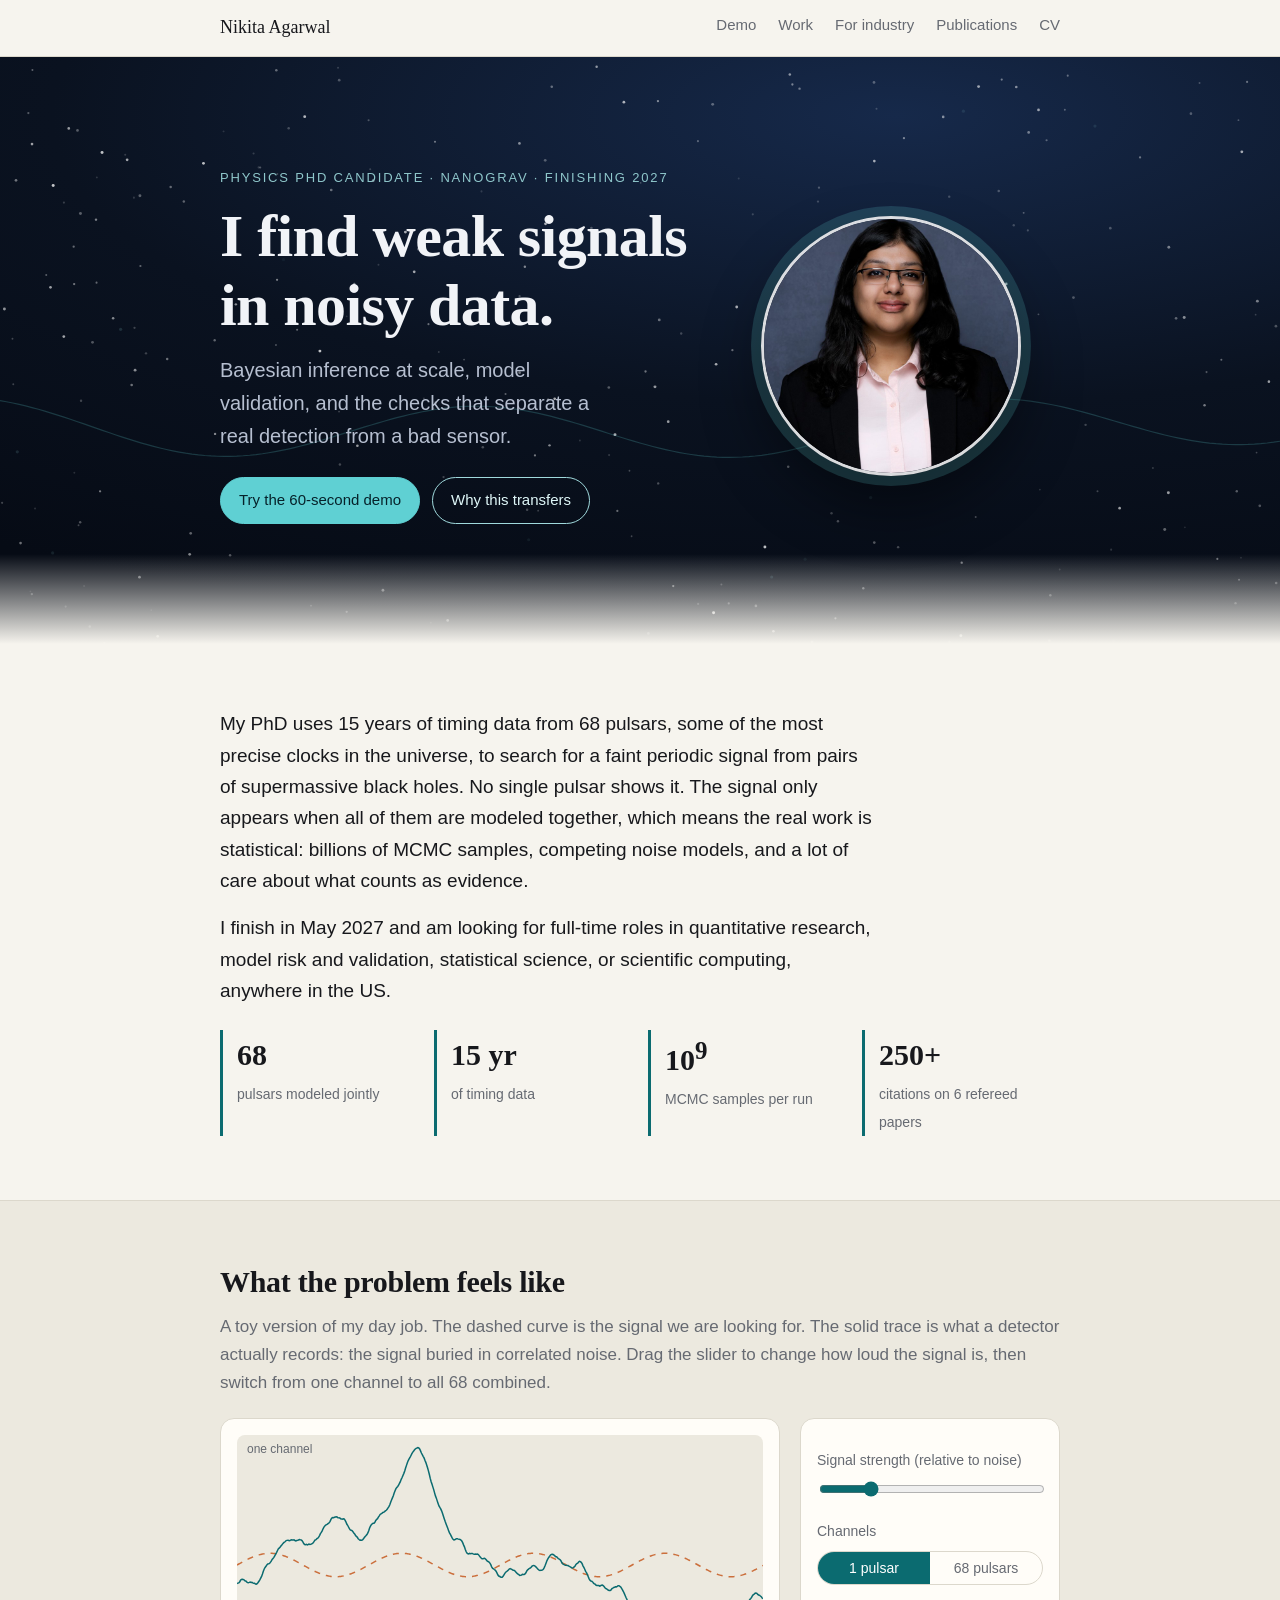
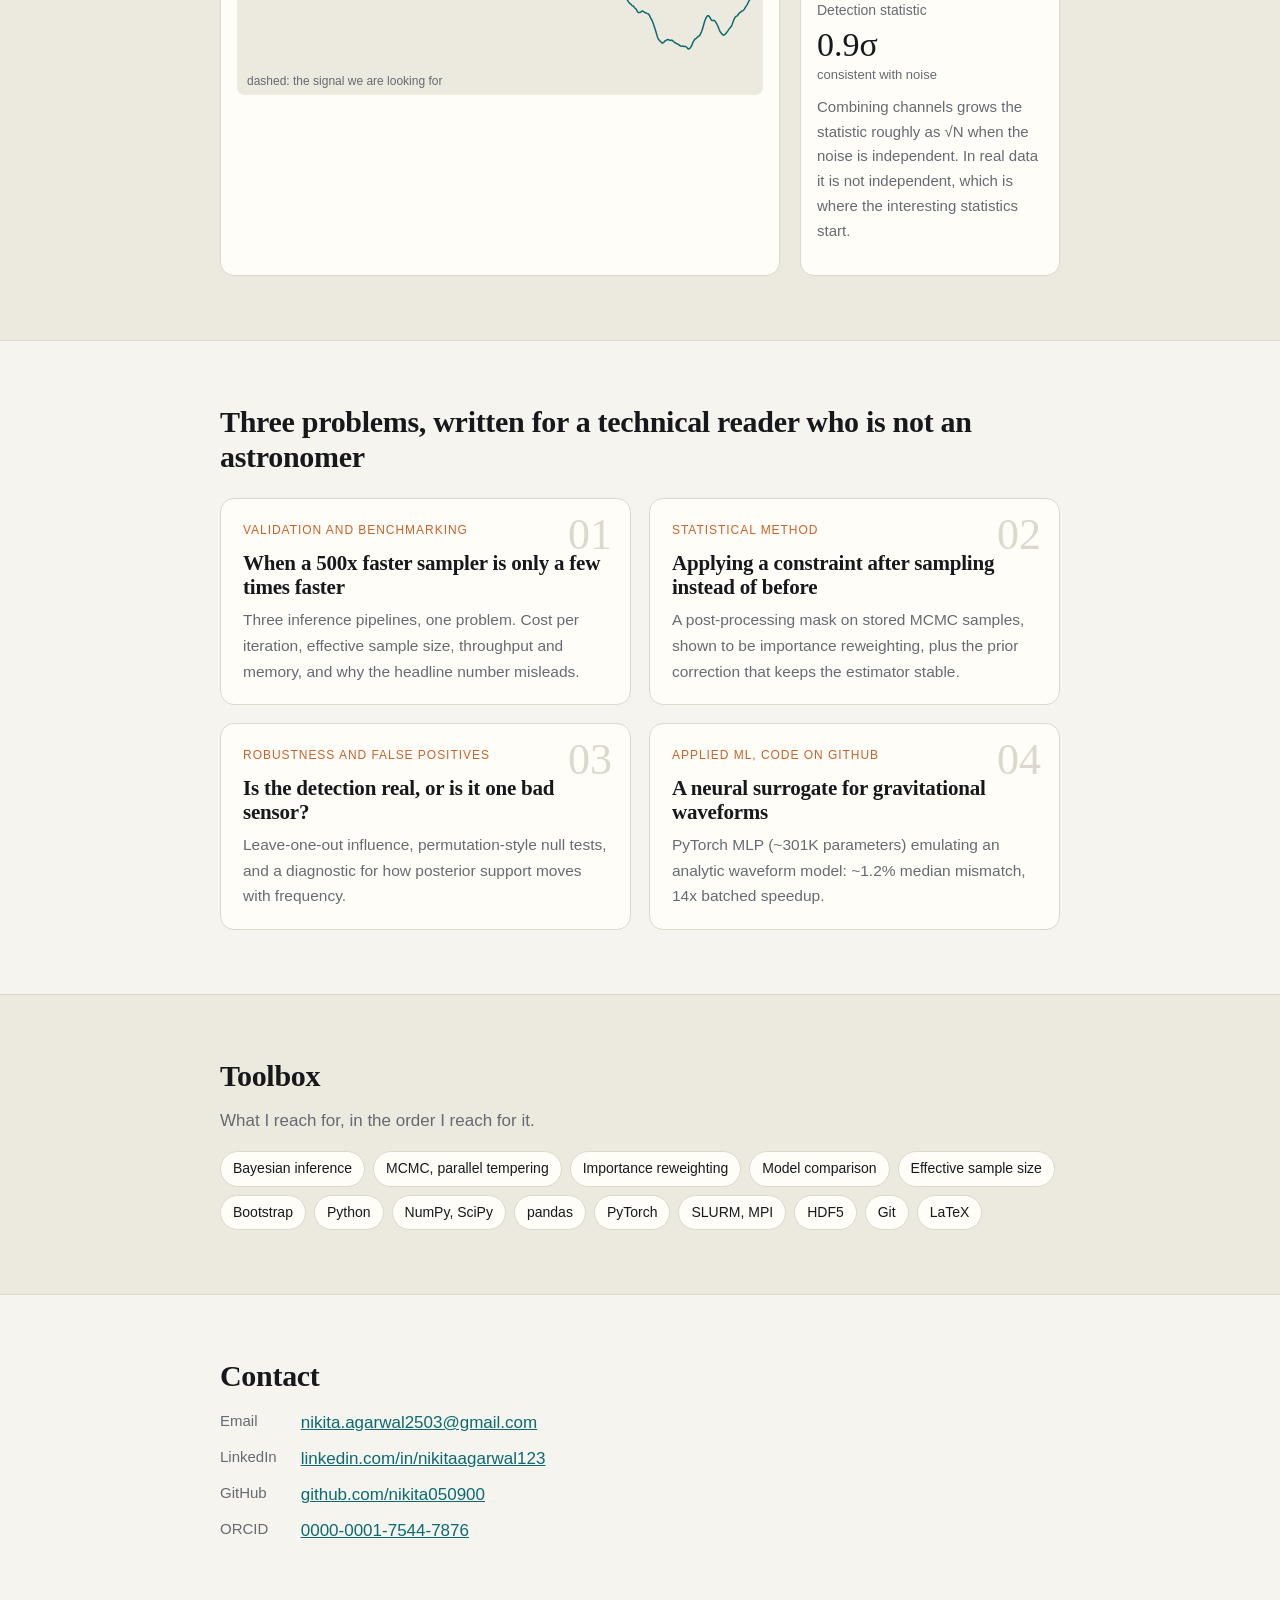
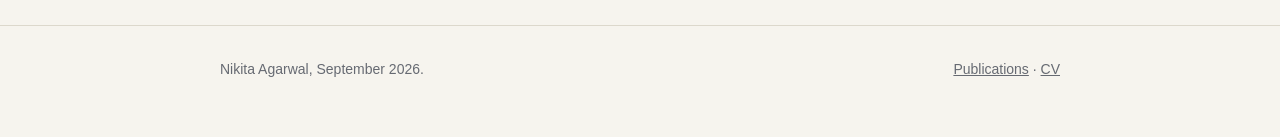
<file: index.html>
<!doctype html>
<html lang="en">
<head>
<meta charset="utf-8">
<meta name="viewport" content="width=device-width, initial-scale=1">
<title>Nikita Agarwal</title>
<meta name="description" content="Nikita Agarwal finds weak signals in noisy data. Physics PhD candidate working on Bayesian inference at scale; looking for quantitative research, model validation, statistical science and scientific computing roles from 2027.">
<link rel="stylesheet" href="style.css">
</head>
<body>

<div class="nav"><div class="wrap">
  <a class="brand" href="index.html">Nikita Agarwal</a>
  <ul>
    <li><a href="#demo">Demo</a></li>
    <li><a href="#work">Work</a></li>
    <li><a href="industry.html">For industry</a></li>
    <li><a href="publications.html">Publications</a></li>
    <li><a href="cv.html">CV</a></li>
  </ul>
</div></div>

<header class="hero">
  <canvas id="heroCanvas" aria-hidden="true"></canvas>
  <div class="wrap">
    <div>
      <div class="eyebrow">Physics PhD candidate · NANOGrav · finishing 2027</div>
      <h1>I find weak signals in noisy data.</h1>
      <p class="tag">Bayesian inference at scale, model validation, and the checks that separate a real detection from a bad sensor.</p>
      <div class="cta">
        <a class="btn primary" href="#demo">Try the 60-second demo</a>
        <a class="btn" href="industry.html">Why this transfers</a>
      </div>
    </div>
    <img class="portrait" src="photo.jpg" alt="Nikita Agarwal" onerror="this.hidden=true">
  </div>
</header>

<section id="about">
  <div class="wrap reveal">
    <p class="lead">My PhD uses 15 years of timing data from 68 pulsars, some of the most precise clocks in the universe, to search for a faint periodic signal from pairs of supermassive black holes. No single pulsar shows it. The signal only appears when all of them are modeled together, which means the real work is statistical: billions of MCMC samples, competing noise models, and a lot of care about what counts as evidence.</p>
    <p class="lead">I finish in May 2027 and am looking for full-time roles in quantitative research, model risk and validation, statistical science, or scientific computing, anywhere in the US.</p>
    <div class="facts">
      <div class="fact"><b>68</b><span>pulsars modeled jointly</span></div>
      <div class="fact"><b>15 yr</b><span>of timing data</span></div>
      <div class="fact"><b>10<sup>9</sup></b><span>MCMC samples per run</span></div>
      <div class="fact"><b>250+</b><span>citations on 6 refereed papers</span></div>
    </div>
  </div>
</section>

<section id="demo" class="alt">
  <div class="wrap reveal">
    <h2>What the problem feels like</h2>
    <p class="muted">A toy version of my day job. The dashed curve is the signal we are looking for. The solid trace is what a detector actually records: the signal buried in correlated noise. Drag the slider to change how loud the signal is, then switch from one channel to all 68 combined.</p>
    <div class="demo">
      <div class="panel"><canvas id="demoCanvas"></canvas></div>
      <div class="panel">
        <label for="amp">Signal strength (relative to noise)</label>
        <input id="amp" type="range" min="0" max="120" value="25">
        <label>Channels</label>
        <div class="seg">
          <button type="button" data-mode="one" class="on">1 pulsar</button>
          <button type="button" data-mode="all">68 pulsars</button>
        </div>
        <label>Detection statistic</label>
        <div class="stat"><span id="snr">0.0σ</span><small id="verdict">consistent with noise</small></div>
        <p class="small muted" style="margin-top:14px">Combining channels grows the statistic roughly as √N when the noise is independent. In real data it is not independent, which is where the interesting statistics start.</p>
      </div>
    </div>
  </div>
</section>

<section id="work">
  <div class="wrap reveal">
    <h2>Three problems, written for a technical reader who is not an astronomer</h2>
    <div class="grid">
      <a class="card" href="work/benchmarking.html">
        <span class="num">01</span>
        <div class="kicker">Validation and benchmarking</div>
        <h3>When a 500x faster sampler is only a few times faster</h3>
        <p>Three inference pipelines, one problem. Cost per iteration, effective sample size, throughput and memory, and why the headline number misleads.</p>
      </a>
      <a class="card" href="work/constraints.html">
        <span class="num">02</span>
        <div class="kicker">Statistical method</div>
        <h3>Applying a constraint after sampling instead of before</h3>
        <p>A post-processing mask on stored MCMC samples, shown to be importance reweighting, plus the prior correction that keeps the estimator stable.</p>
      </a>
      <a class="card" href="work/vetting.html">
        <span class="num">03</span>
        <div class="kicker">Robustness and false positives</div>
        <h3>Is the detection real, or is it one bad sensor?</h3>
        <p>Leave-one-out influence, permutation-style null tests, and a diagnostic for how posterior support moves with frequency.</p>
      </a>
      <a class="card" href="https://github.com/nikita050900/gw-surrogate">
        <span class="num">04</span>
        <div class="kicker">Applied ML, code on GitHub</div>
        <h3>A neural surrogate for gravitational waveforms</h3>
        <p>PyTorch MLP (~301K parameters) emulating an analytic waveform model: ~1.2% median mismatch, 14x batched speedup.</p>
      </a>
    </div>
  </div>
</section>

<section id="toolbox" class="alt">
  <div class="wrap reveal">
    <h2>Toolbox</h2>
    <p class="muted">What I reach for, in the order I reach for it.</p>
    <div class="chips">
      <span class="chip">Bayesian inference</span><span class="chip">MCMC, parallel tempering</span><span class="chip">Importance reweighting</span><span class="chip">Model comparison</span><span class="chip">Effective sample size</span><span class="chip">Bootstrap</span><span class="chip">Python</span><span class="chip">NumPy, SciPy</span><span class="chip">pandas</span><span class="chip">PyTorch</span><span class="chip">SLURM, MPI</span><span class="chip">HDF5</span><span class="chip">Git</span><span class="chip">LaTeX</span>
    </div>
  </div>
</section>

<section id="contact">
  <div class="wrap reveal">
    <h2>Contact</h2>
    <dl class="kv">
      <dt>Email</dt><dd><a href="mailto:nikita.agarwal2503@gmail.com">nikita.agarwal2503@gmail.com</a></dd>
      <dt>LinkedIn</dt><dd><a href="https://www.linkedin.com/in/nikitaagarwal123">linkedin.com/in/nikitaagarwal123</a></dd>
      <dt>GitHub</dt><dd><a href="https://github.com/nikita050900">github.com/nikita050900</a></dd>
      <dt>ORCID</dt><dd><a href="https://orcid.org/0000-0001-7544-7876">0000-0001-7544-7876</a></dd>
    </dl>
  </div>
</section>

<footer><div class="wrap"><span>Nikita Agarwal, September 2026.</span><span><a href="publications.html">Publications</a> · <a href="cv.html">CV</a></span></div></footer>
<script src="script.js"></script>
</body>
</html>
</file>
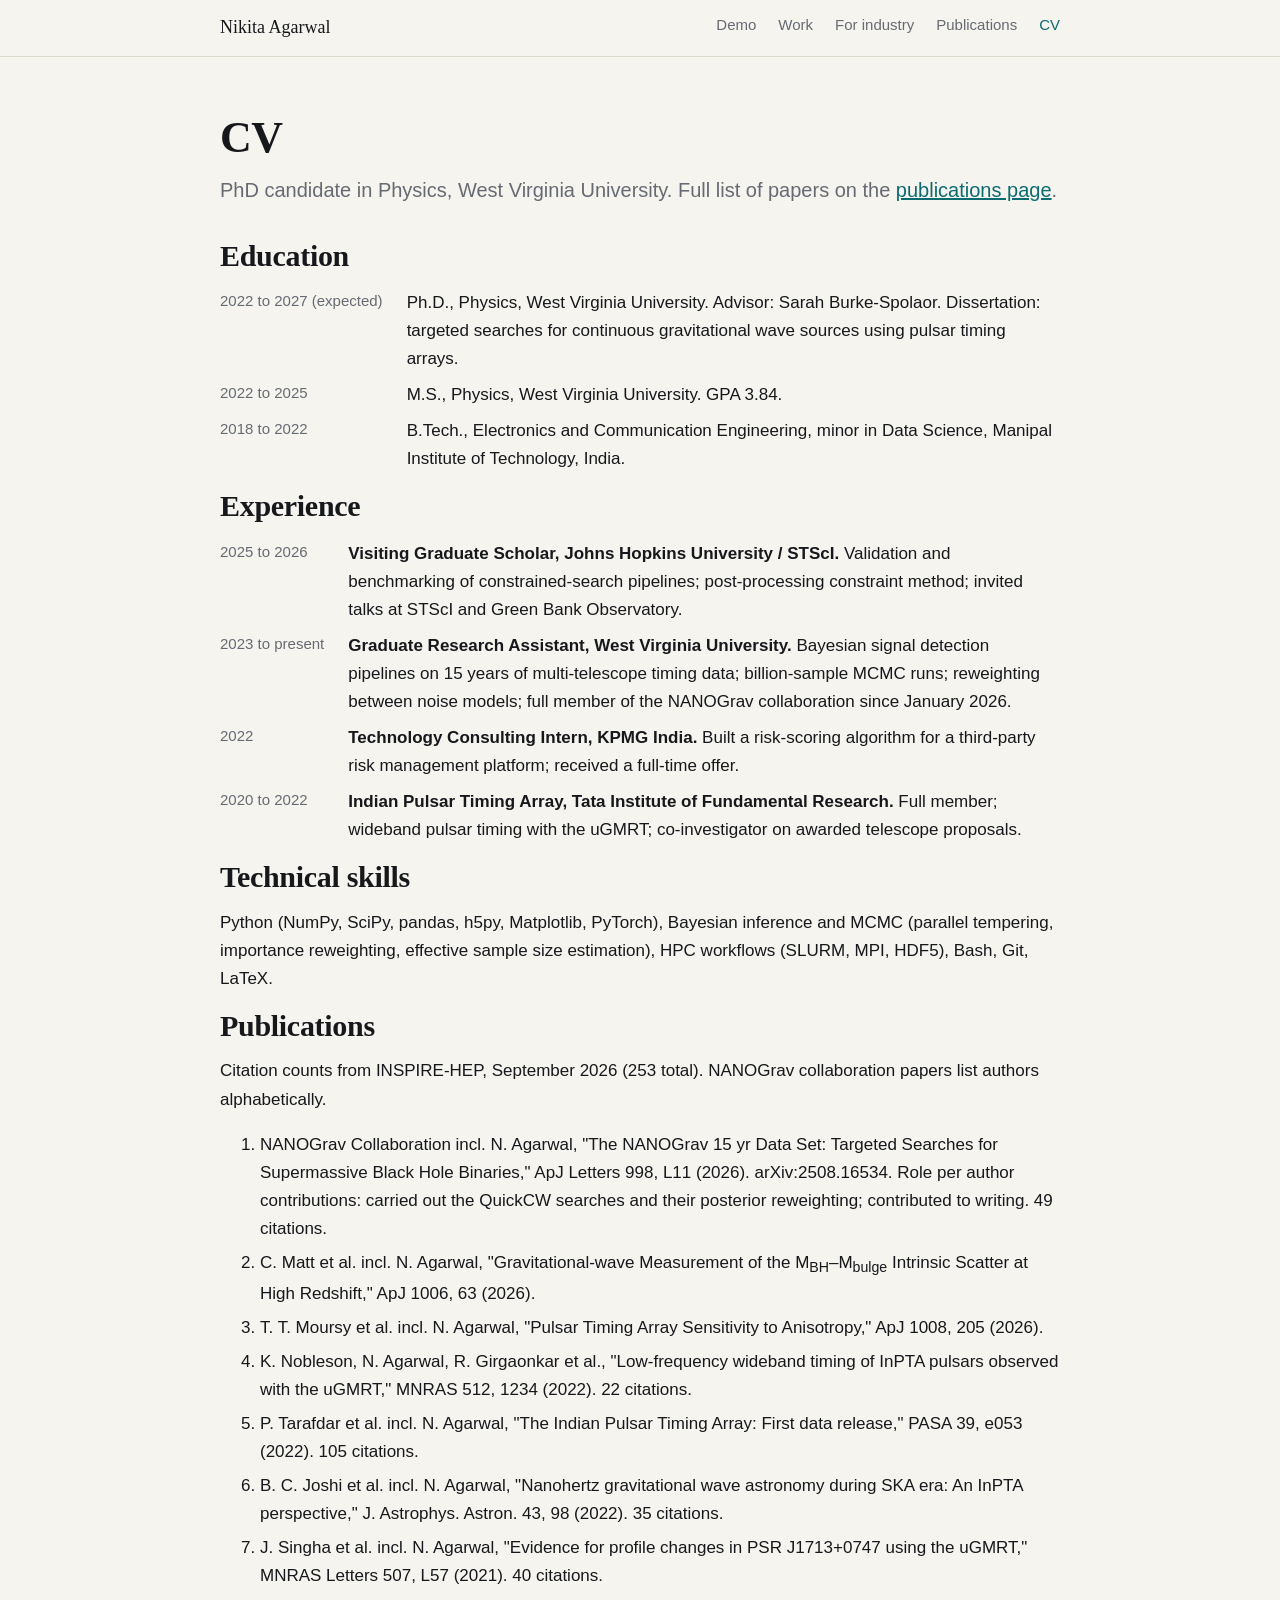
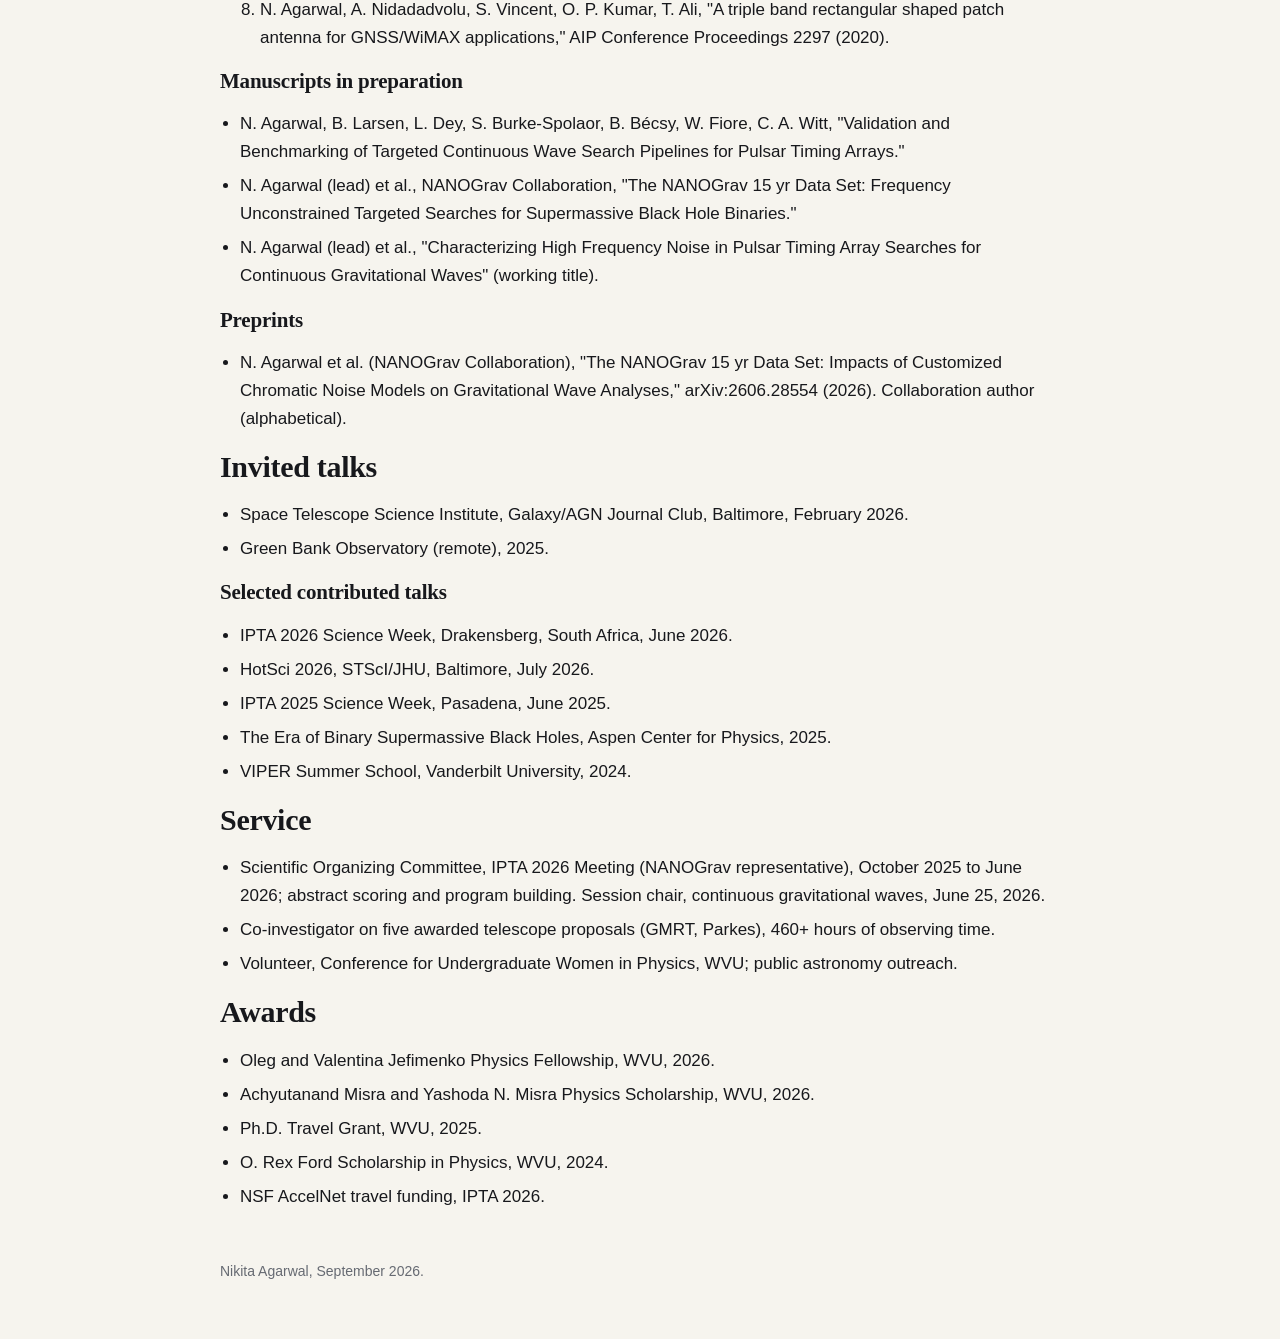
<file: cv.html>
<!doctype html>
<html lang="en">
<head>
<meta charset="utf-8">
<meta name="viewport" content="width=device-width, initial-scale=1">
<title>Nikita Agarwal, CV</title>
<meta name="description" content="CV of Nikita Agarwal: education, experience, publications, talks, service and awards.">
<link rel="stylesheet" href="style.css">
</head>
<body>
<div class="nav"><div class="wrap">
  <a class="brand" href="index.html">Nikita Agarwal</a>
  <ul>
    <li><a href="index.html#demo">Demo</a></li>
    <li><a href="index.html#work">Work</a></li>
    <li><a href="industry.html">For industry</a></li>
    <li><a href="publications.html">Publications</a></li>
    <li><a href="cv.html" aria-current="page">CV</a></li>
  </ul>
</div></div>
<div class="article"><div class="wrap">
  <h1>CV</h1>
  <p class="lede">PhD candidate in Physics, West Virginia University. Full list of papers on the <a href="publications.html">publications page</a>.</p>
</div></div>

<main class="wrap">
  <h2>Education</h2>
  <dl class="kv">
    <dt>2022 to 2027 (expected)</dt><dd>Ph.D., Physics, West Virginia University. Advisor: Sarah Burke-Spolaor. Dissertation: targeted searches for continuous gravitational wave sources using pulsar timing arrays.</dd>
    <dt>2022 to 2025</dt><dd>M.S., Physics, West Virginia University. GPA 3.84.</dd>
    <dt>2018 to 2022</dt><dd>B.Tech., Electronics and Communication Engineering, minor in Data Science, Manipal Institute of Technology, India.</dd>
  </dl>

  <h2>Experience</h2>
  <dl class="kv">
    <dt>2025 to 2026</dt><dd><strong>Visiting Graduate Scholar, Johns Hopkins University / STScI.</strong> Validation and benchmarking of constrained-search pipelines; post-processing constraint method; invited talks at STScI and Green Bank Observatory.</dd>
    <dt>2023 to present</dt><dd><strong>Graduate Research Assistant, West Virginia University.</strong> Bayesian signal detection pipelines on 15 years of multi-telescope timing data; billion-sample MCMC runs; reweighting between noise models; full member of the NANOGrav collaboration since January 2026.</dd>
    <dt>2022</dt><dd><strong>Technology Consulting Intern, KPMG India.</strong> Built a risk-scoring algorithm for a third-party risk management platform; received a full-time offer.</dd>
    <dt>2020 to 2022</dt><dd><strong>Indian Pulsar Timing Array, Tata Institute of Fundamental Research.</strong> Full member; wideband pulsar timing with the uGMRT; co-investigator on awarded telescope proposals.</dd>
  </dl>

  <h2>Technical skills</h2>
  <p>Python (NumPy, SciPy, pandas, h5py, Matplotlib, PyTorch), Bayesian inference and MCMC (parallel tempering, importance reweighting, effective sample size estimation), HPC workflows (SLURM, MPI, HDF5), Bash, Git, LaTeX.</p>

  <h2>Publications</h2>
  <p class="meta">Citation counts from INSPIRE-HEP, September 2026 (253 total). NANOGrav collaboration papers list authors alphabetically.</p>
  <ol>
    <li>NANOGrav Collaboration incl. N. Agarwal, "The NANOGrav 15 yr Data Set: Targeted Searches for Supermassive Black Hole Binaries," ApJ Letters 998, L11 (2026). arXiv:2508.16534. Role per author contributions: carried out the QuickCW searches and their posterior reweighting; contributed to writing. 49 citations.</li>
    <li>C. Matt et al. incl. N. Agarwal, "Gravitational-wave Measurement of the M<sub>BH</sub>–M<sub>bulge</sub> Intrinsic Scatter at High Redshift," ApJ 1006, 63 (2026).</li>
    <li>T. T. Moursy et al. incl. N. Agarwal, "Pulsar Timing Array Sensitivity to Anisotropy," ApJ 1008, 205 (2026).</li>
    <li>K. Nobleson, N. Agarwal, R. Girgaonkar et al., "Low-frequency wideband timing of InPTA pulsars observed with the uGMRT," MNRAS 512, 1234 (2022). 22 citations.</li>
    <li>P. Tarafdar et al. incl. N. Agarwal, "The Indian Pulsar Timing Array: First data release," PASA 39, e053 (2022). 105 citations.</li>
    <li>B. C. Joshi et al. incl. N. Agarwal, "Nanohertz gravitational wave astronomy during SKA era: An InPTA perspective," J. Astrophys. Astron. 43, 98 (2022). 35 citations.</li>
    <li>J. Singha et al. incl. N. Agarwal, "Evidence for profile changes in PSR J1713+0747 using the uGMRT," MNRAS Letters 507, L57 (2021). 40 citations.</li>
    <li>N. Agarwal, A. Nidadadvolu, S. Vincent, O. P. Kumar, T. Ali, "A triple band rectangular shaped patch antenna for GNSS/WiMAX applications," AIP Conference Proceedings 2297 (2020).</li>
  </ol>
  <h3>Manuscripts in preparation</h3>
  <ul>
    <li>N. Agarwal, B. Larsen, L. Dey, S. Burke-Spolaor, B. Bécsy, W. Fiore, C. A. Witt, "Validation and Benchmarking of Targeted Continuous Wave Search Pipelines for Pulsar Timing Arrays."</li>
    <li>N. Agarwal (lead) et al., NANOGrav Collaboration, "The NANOGrav 15 yr Data Set: Frequency Unconstrained Targeted Searches for Supermassive Black Hole Binaries."</li>
    <li>N. Agarwal (lead) et al., "Characterizing High Frequency Noise in Pulsar Timing Array Searches for Continuous Gravitational Waves" (working title).</li>
  </ul>
  <h3>Preprints</h3>
  <ul>
    <li>N. Agarwal et al. (NANOGrav Collaboration), "The NANOGrav 15 yr Data Set: Impacts of Customized Chromatic Noise Models on Gravitational Wave Analyses," arXiv:2606.28554 (2026). Collaboration author (alphabetical).</li>
  </ul>

  <h2>Invited talks</h2>
  <ul>
    <li>Space Telescope Science Institute, Galaxy/AGN Journal Club, Baltimore, February 2026.</li>
    <li>Green Bank Observatory (remote), 2025.</li>
  </ul>
  <h3>Selected contributed talks</h3>
  <ul>
    <li>IPTA 2026 Science Week, Drakensberg, South Africa, June 2026.</li>
    <li>HotSci 2026, STScI/JHU, Baltimore, July 2026.</li>
    <li>IPTA 2025 Science Week, Pasadena, June 2025.</li>
    <li>The Era of Binary Supermassive Black Holes, Aspen Center for Physics, 2025.</li>
    <li>VIPER Summer School, Vanderbilt University, 2024.</li>
  </ul>

  <h2>Service</h2>
  <ul>
    <li>Scientific Organizing Committee, IPTA 2026 Meeting (NANOGrav representative), October 2025 to June 2026; abstract scoring and program building. Session chair, continuous gravitational waves, June 25, 2026.</li>
    <li>Co-investigator on five awarded telescope proposals (GMRT, Parkes), 460+ hours of observing time.</li>
    <li>Volunteer, Conference for Undergraduate Women in Physics, WVU; public astronomy outreach.</li>
  </ul>

  <h2>Awards</h2>
  <ul>
    <li>Oleg and Valentina Jefimenko Physics Fellowship, WVU, 2026.</li>
    <li>Achyutanand Misra and Yashoda N. Misra Physics Scholarship, WVU, 2026.</li>
    <li>Ph.D. Travel Grant, WVU, 2025.</li>
    <li>O. Rex Ford Scholarship in Physics, WVU, 2024.</li>
    <li>NSF AccelNet travel funding, IPTA 2026.</li>
  </ul>
</main>

<footer><div class="wrap"><span>Nikita Agarwal, September 2026.</span></div></footer>
<script src="script.js"></script>
</body>
</html>
</file>
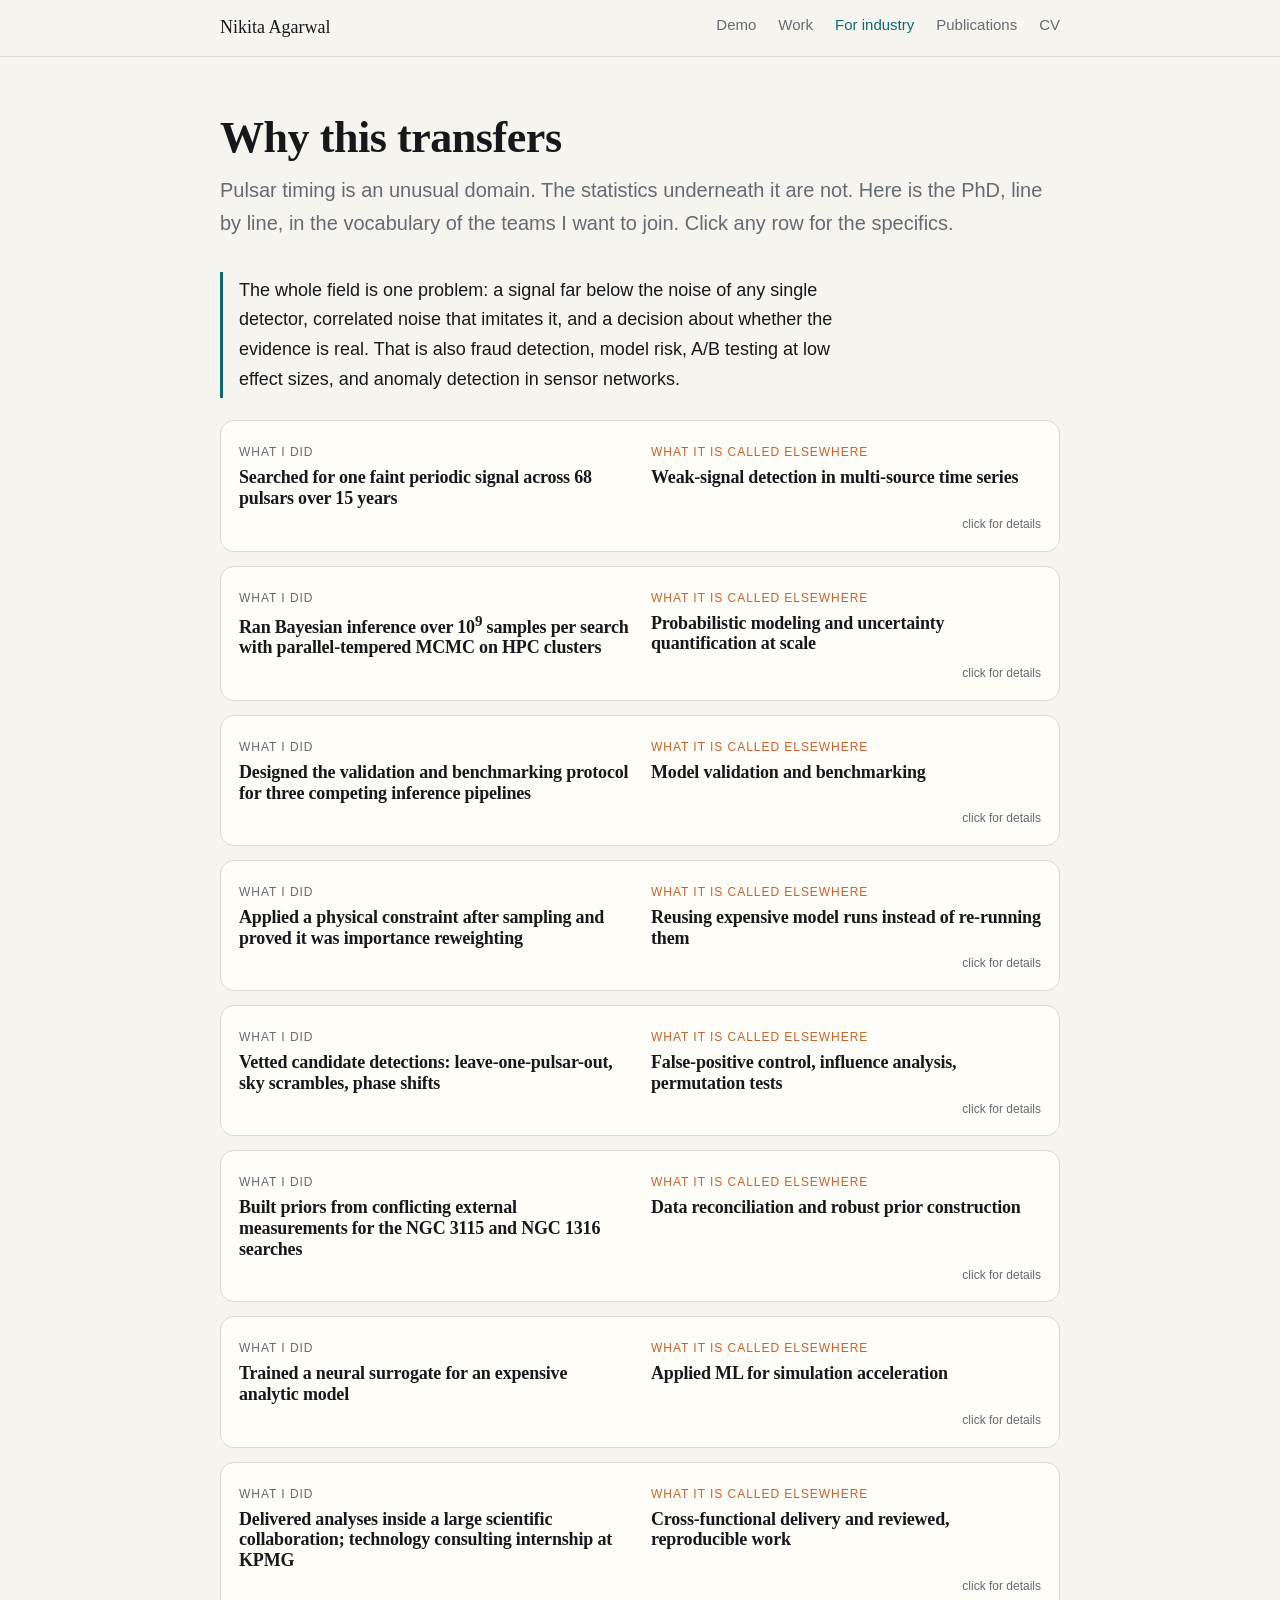
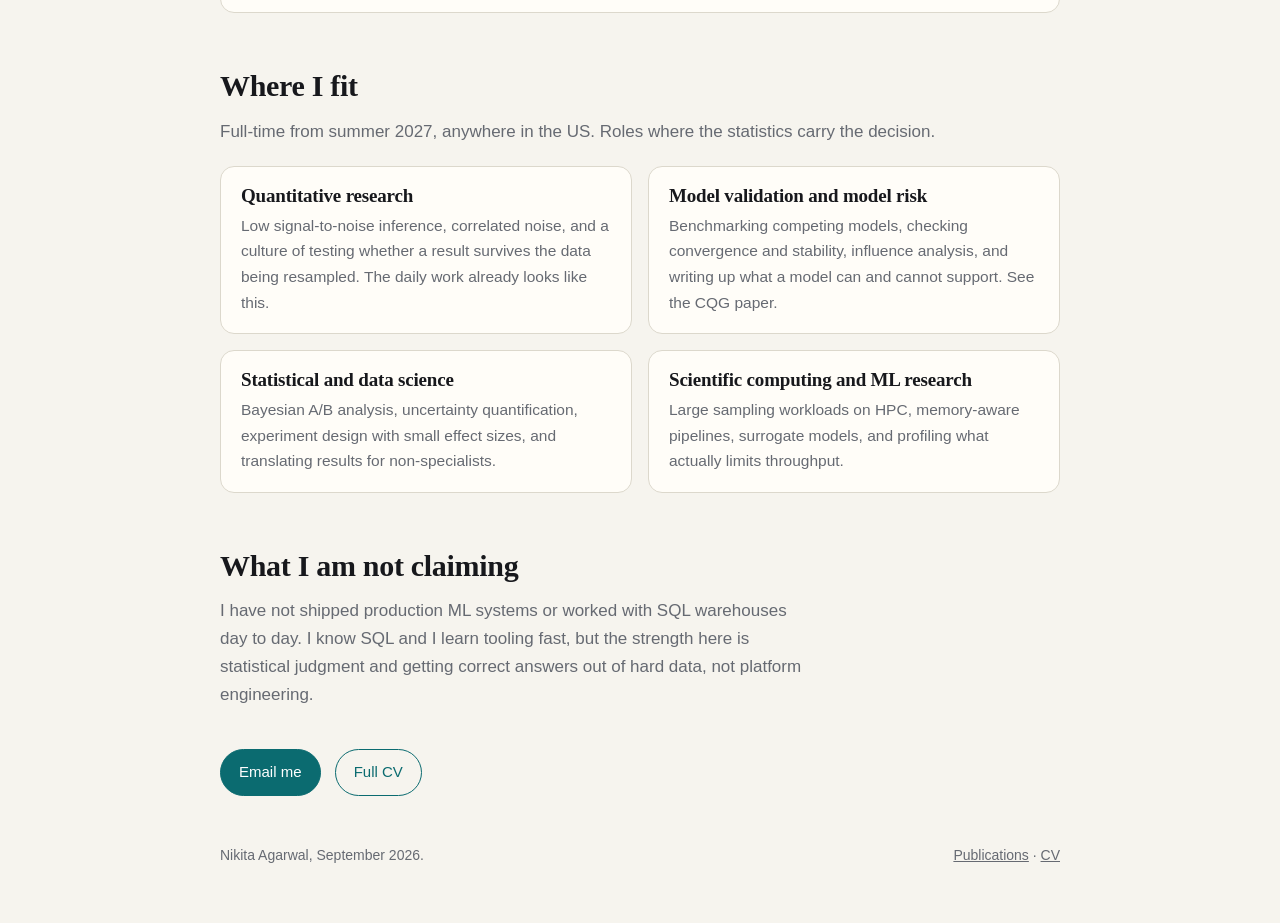
<file: industry.html>
<!doctype html>
<html lang="en">
<head>
<meta charset="utf-8">
<meta name="viewport" content="width=device-width, initial-scale=1">
<title>Why this transfers · Nikita Agarwal</title>
<meta name="description" content="What a PhD in weak-signal detection with pulsar timing arrays looks like when translated into quantitative research, model validation and data science work.">
<link rel="stylesheet" href="style.css">
</head>
<body>

<div class="nav"><div class="wrap">
  <a class="brand" href="index.html">Nikita Agarwal</a>
  <ul>
    <li><a href="index.html#demo">Demo</a></li>
    <li><a href="index.html#work">Work</a></li>
    <li><a href="industry.html" aria-current="page">For industry</a></li>
    <li><a href="publications.html">Publications</a></li>
    <li><a href="cv.html">CV</a></li>
  </ul>
</div></div>

<div class="article"><div class="wrap">
  <h1>Why this transfers</h1>
  <p class="lede">Pulsar timing is an unusual domain. The statistics underneath it are not. Here is the PhD, line by line, in the vocabulary of the teams I want to join. Click any row for the specifics.</p>
</div></div>

<main class="wrap">
  <p class="callout">The whole field is one problem: a signal far below the noise of any single detector, correlated noise that imitates it, and a decision about whether the evidence is real. That is also fraud detection, model risk, A/B testing at low effect sizes, and anomaly detection in sensor networks.</p>

  <div class="split">
    <div class="row">
      <div><span class="side">What I did</span><h3>Searched for one faint periodic signal across 68 pulsars over 15 years</h3></div>
      <div><span class="side ind">What it is called elsewhere</span><h3>Weak-signal detection in multi-source time series</h3></div>
      <p class="more">Each pulsar is a noisy channel with its own noise model. The signal is only visible when all channels are modeled jointly and their noise is separated from the common signal. The same structure appears in multi-sensor monitoring, portfolio-level risk, and anomaly detection where no single stream is conclusive.</p>
      <span class="hint">click for details</span>
    </div>

    <div class="row">
      <div><span class="side">What I did</span><h3>Ran Bayesian inference over 10<sup>9</sup> samples per search with parallel-tempered MCMC on HPC clusters</h3></div>
      <div><span class="side ind">What it is called elsewhere</span><h3>Probabilistic modeling and uncertainty quantification at scale</h3></div>
      <p class="more">Posterior distributions rather than point estimates, hierarchical noise models, priors built from external evidence, and honest intervals on everything. Sampler tuning, convergence diagnostics (integrated autocorrelation time, effective sample size) and memory-aware pipelines on SLURM systems.</p>
      <span class="hint">click for details</span>
    </div>

    <div class="row">
      <div><span class="side">What I did</span><h3>Designed the validation and benchmarking protocol for three competing inference pipelines</h3></div>
      <div><span class="side ind">What it is called elsewhere</span><h3>Model validation and benchmarking</h3></div>
      <p class="more">Defined the metrics (cost per iteration, effective sample size, throughput of usable samples, peak memory), ran the same simulated problem through each pipeline, and showed that a 500x per-iteration speedup collapses to a factor of a few in independent samples once autocorrelation is accounted for. Results agreed within 0.05 dex. This is the CQG paper. <a href="work/benchmarking.html">Read the write-up.</a></p>
      <span class="hint">click for details</span>
    </div>

    <div class="row">
      <div><span class="side">What I did</span><h3>Applied a physical constraint after sampling and proved it was importance reweighting</h3></div>
      <div><span class="side ind">What it is called elsewhere</span><h3>Reusing expensive model runs instead of re-running them</h3></div>
      <p class="more">Stored samples were reweighted to a new prior in seconds instead of days, with a derived prior floor that keeps the estimator stable and a block bootstrap for uncertainty on correlated samples. The same idea lets a team update a fitted model under a new constraint or scenario without paying the full compute cost again. <a href="work/constraints.html">Read the write-up.</a></p>
      <span class="hint">click for details</span>
    </div>

    <div class="row">
      <div><span class="side">What I did</span><h3>Vetted candidate detections: leave-one-pulsar-out, sky scrambles, phase shifts</h3></div>
      <div><span class="side ind">What it is called elsewhere</span><h3>False-positive control, influence analysis, permutation tests</h3></div>
      <p class="more">Before a claim goes out, it has to survive removing the most influential data source, and it has to vanish when the data are scrambled in ways that destroy the real correlation but preserve the noise. This is the discipline behind robust A/B decisions and model-risk sign-off. <a href="work/vetting.html">Read the write-up.</a></p>
      <span class="hint">click for details</span>
    </div>

    <div class="row">
      <div><span class="side">What I did</span><h3>Built priors from conflicting external measurements for the NGC 3115 and NGC 1316 searches</h3></div>
      <div><span class="side ind">What it is called elsewhere</span><h3>Data reconciliation and robust prior construction</h3></div>
      <p class="more">Compiled every independent distance measurement, deduplicated by underlying dataset, handled two groups of measurements that disagreed, and tested how the result moved under each choice. Same workflow as reconciling vendor data feeds or conflicting ground-truth labels.</p>
      <span class="hint">click for details</span>
    </div>

    <div class="row">
      <div><span class="side">What I did</span><h3>Trained a neural surrogate for an expensive analytic model</h3></div>
      <div><span class="side ind">What it is called elsewhere</span><h3>Applied ML for simulation acceleration</h3></div>
      <p class="more">A PyTorch MLP (~301K parameters) emulating a gravitational waveform model with ~1.2% median mismatch and a 14x batched speedup. Small, but end to end: data generation, training, error analysis, and an honest account of where it fails. <a href="https://github.com/nikita050900/gw-surrogate">Code on GitHub.</a></p>
      <span class="hint">click for details</span>
    </div>

    <div class="row">
      <div><span class="side">What I did</span><h3>Delivered analyses inside a large scientific collaboration; technology consulting internship at KPMG</h3></div>
      <div><span class="side ind">What it is called elsewhere</span><h3>Cross-functional delivery and reviewed, reproducible work</h3></div>
      <p class="more">Collaboration papers go through internal review before submission, so every number is reproducible and every choice is documented. Earlier, a technology consulting internship at KPMG building a risk-scoring algorithm for a third-party risk management platform, which is where the habit of defensible numbers started.</p>
      <span class="hint">click for details</span>
    </div>
  </div>

  <h2 style="margin-top:56px">Where I fit</h2>
  <p class="muted">Full-time from summer 2027, anywhere in the US. Roles where the statistics carry the decision.</p>
  <div class="roles">
    <div class="role-card"><h3>Quantitative research</h3><p>Low signal-to-noise inference, correlated noise, and a culture of testing whether a result survives the data being resampled. The daily work already looks like this.</p></div>
    <div class="role-card"><h3>Model validation and model risk</h3><p>Benchmarking competing models, checking convergence and stability, influence analysis, and writing up what a model can and cannot support. See the CQG paper.</p></div>
    <div class="role-card"><h3>Statistical and data science</h3><p>Bayesian A/B analysis, uncertainty quantification, experiment design with small effect sizes, and translating results for non-specialists.</p></div>
    <div class="role-card"><h3>Scientific computing and ML research</h3><p>Large sampling workloads on HPC, memory-aware pipelines, surrogate models, and profiling what actually limits throughput.</p></div>
  </div>

  <h2 style="margin-top:56px">What I am not claiming</h2>
  <p class="muted" style="max-width:62ch">I have not shipped production ML systems or worked with SQL warehouses day to day. I know SQL and I learn tooling fast, but the strength here is statistical judgment and getting correct answers out of hard data, not platform engineering.</p>

  <p style="margin-top:40px"><a class="btn primary" href="mailto:nikita.agarwal2503@gmail.com">Email me</a> &nbsp; <a class="btn" href="cv.html">Full CV</a></p>
</main>

<footer><div class="wrap"><span>Nikita Agarwal, September 2026.</span><span><a href="publications.html">Publications</a> · <a href="cv.html">CV</a></span></div></footer>
<script src="script.js"></script>
</body>
</html>
</file>
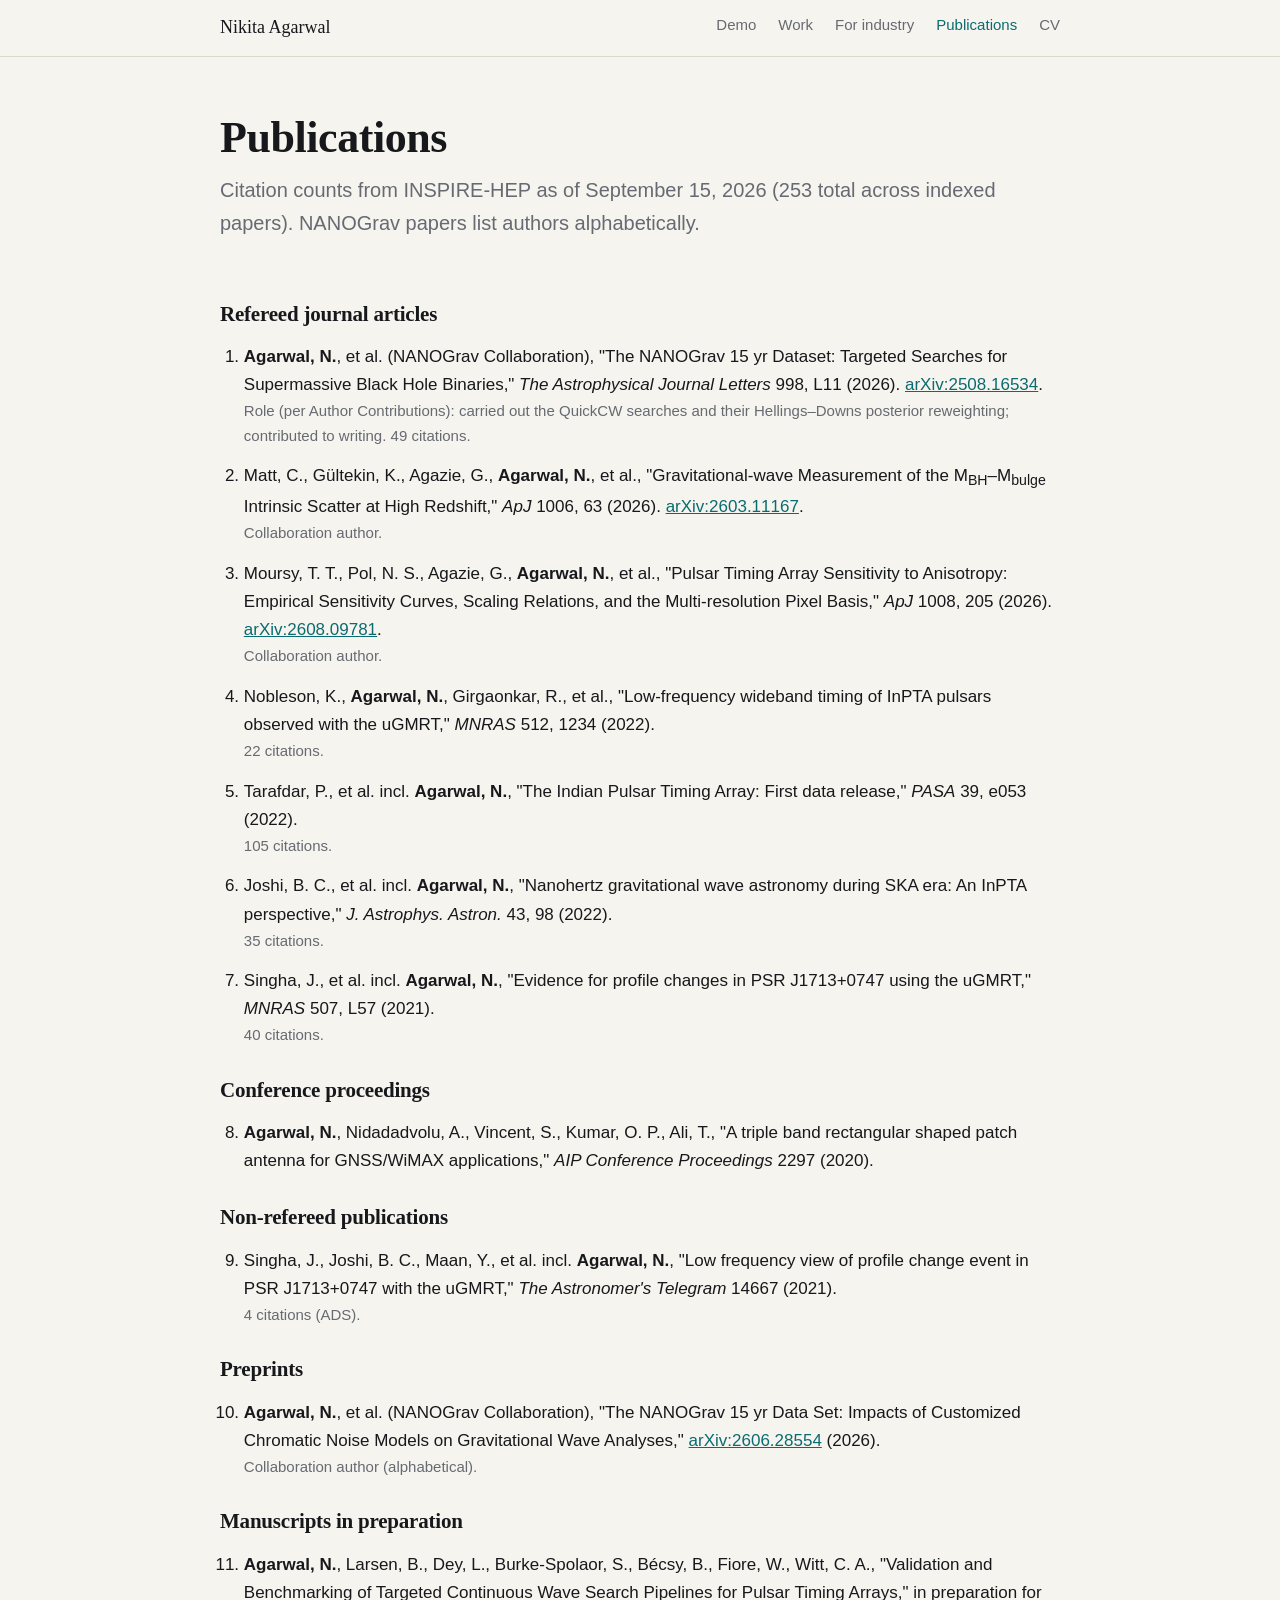
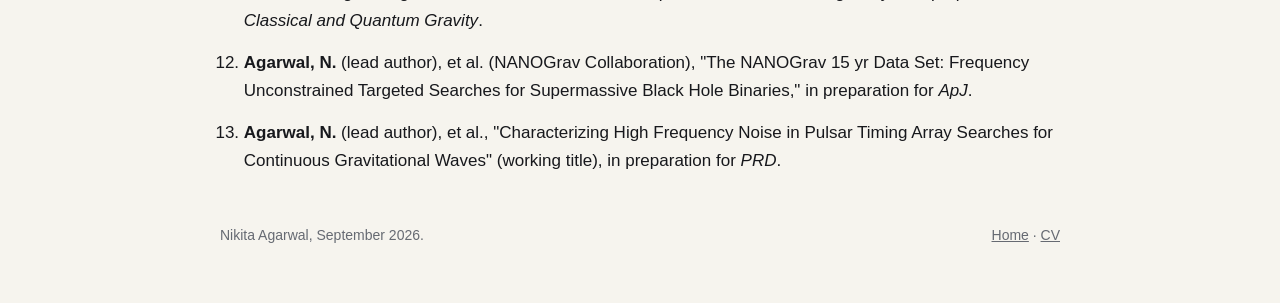
<file: publications.html>
<!doctype html>
<html lang="en">
<head>
<meta charset="utf-8">
<meta name="viewport" content="width=device-width, initial-scale=1">
<title>Publications, Nikita Agarwal</title>
<meta name="description" content="Publications of Nikita Agarwal: refereed journal articles, conference proceedings, preprints and manuscripts in preparation.">
<link rel="stylesheet" href="style.css">
</head>
<body>
<div class="nav"><div class="wrap">
  <a class="brand" href="index.html">Nikita Agarwal</a>
  <ul>
    <li><a href="index.html#demo">Demo</a></li>
    <li><a href="index.html#work">Work</a></li>
    <li><a href="industry.html">For industry</a></li>
    <li><a href="publications.html" aria-current="page">Publications</a></li>
    <li><a href="cv.html">CV</a></li>
  </ul>
</div></div>

<div class="article"><div class="wrap">
  <h1>Publications</h1>
  <p class="lede">Citation counts from INSPIRE-HEP as of September 15, 2026 (253 total across indexed papers). NANOGrav papers list authors alphabetically.</p>
</div></div>

<main class="wrap pubs">
  <h3>Refereed journal articles</h3>
  <ol>
    <li><strong>Agarwal, N.</strong>, et al. (NANOGrav Collaboration), "The NANOGrav 15 yr Dataset: Targeted Searches for Supermassive Black Hole Binaries," <em>The Astrophysical Journal Letters</em> 998, L11 (2026). <a href="https://arxiv.org/abs/2508.16534">arXiv:2508.16534</a>. <span class="role">Role (per Author Contributions): carried out the QuickCW searches and their Hellings–Downs posterior reweighting; contributed to writing. 49 citations.</span></li>
    <li>Matt, C., Gültekin, K., Agazie, G., <strong>Agarwal, N.</strong>, et al., "Gravitational-wave Measurement of the M<sub>BH</sub>–M<sub>bulge</sub> Intrinsic Scatter at High Redshift," <em>ApJ</em> 1006, 63 (2026). <a href="https://arxiv.org/abs/2603.11167">arXiv:2603.11167</a>. <span class="role">Collaboration author.</span></li>
    <li>Moursy, T. T., Pol, N. S., Agazie, G., <strong>Agarwal, N.</strong>, et al., "Pulsar Timing Array Sensitivity to Anisotropy: Empirical Sensitivity Curves, Scaling Relations, and the Multi-resolution Pixel Basis," <em>ApJ</em> 1008, 205 (2026). <a href="https://arxiv.org/abs/2608.09781">arXiv:2608.09781</a>. <span class="role">Collaboration author.</span></li>
    <li>Nobleson, K., <strong>Agarwal, N.</strong>, Girgaonkar, R., et al., "Low-frequency wideband timing of InPTA pulsars observed with the uGMRT," <em>MNRAS</em> 512, 1234 (2022). <span class="role">22 citations.</span></li>
    <li>Tarafdar, P., et al. incl. <strong>Agarwal, N.</strong>, "The Indian Pulsar Timing Array: First data release," <em>PASA</em> 39, e053 (2022). <span class="role">105 citations.</span></li>
    <li>Joshi, B. C., et al. incl. <strong>Agarwal, N.</strong>, "Nanohertz gravitational wave astronomy during SKA era: An InPTA perspective," <em>J. Astrophys. Astron.</em> 43, 98 (2022). <span class="role">35 citations.</span></li>
    <li>Singha, J., et al. incl. <strong>Agarwal, N.</strong>, "Evidence for profile changes in PSR J1713+0747 using the uGMRT," <em>MNRAS</em> 507, L57 (2021). <span class="role">40 citations.</span></li>
  </ol>

  <h3>Conference proceedings</h3>
  <ol start="8">
    <li><strong>Agarwal, N.</strong>, Nidadadvolu, A., Vincent, S., Kumar, O. P., Ali, T., "A triple band rectangular shaped patch antenna for GNSS/WiMAX applications," <em>AIP Conference Proceedings</em> 2297 (2020).</li>
  </ol>

  <h3>Non-refereed publications</h3>
  <ol start="9">
    <li>Singha, J., Joshi, B. C., Maan, Y., et al. incl. <strong>Agarwal, N.</strong>, "Low frequency view of profile change event in PSR J1713+0747 with the uGMRT," <em>The Astronomer's Telegram</em> 14667 (2021). <span class="role">4 citations (ADS).</span></li>
  </ol>

  <h3>Preprints</h3>
  <ol start="10">
    <li><strong>Agarwal, N.</strong>, et al. (NANOGrav Collaboration), "The NANOGrav 15 yr Data Set: Impacts of Customized Chromatic Noise Models on Gravitational Wave Analyses," <a href="https://arxiv.org/abs/2606.28554">arXiv:2606.28554</a> (2026). <span class="role">Collaboration author (alphabetical).</span></li>
  </ol>

  <h3>Manuscripts in preparation</h3>
  <ol start="11">
    <li><strong>Agarwal, N.</strong>, Larsen, B., Dey, L., Burke-Spolaor, S., Bécsy, B., Fiore, W., Witt, C. A., "Validation and Benchmarking of Targeted Continuous Wave Search Pipelines for Pulsar Timing Arrays," in preparation for <em>Classical and Quantum Gravity</em>.</li>
    <li><strong>Agarwal, N.</strong> (lead author), et al. (NANOGrav Collaboration), "The NANOGrav 15 yr Data Set: Frequency Unconstrained Targeted Searches for Supermassive Black Hole Binaries," in preparation for <em>ApJ</em>.</li>
    <li><strong>Agarwal, N.</strong> (lead author), et al., "Characterizing High Frequency Noise in Pulsar Timing Array Searches for Continuous Gravitational Waves" (working title), in preparation for <em>PRD</em>.</li>
  </ol>
</main>

<footer><div class="wrap"><span>Nikita Agarwal, September 2026.</span><span><a href="index.html">Home</a> · <a href="cv.html">CV</a></span></div></footer>
<script src="script.js"></script>
</body>
</html>
</file>
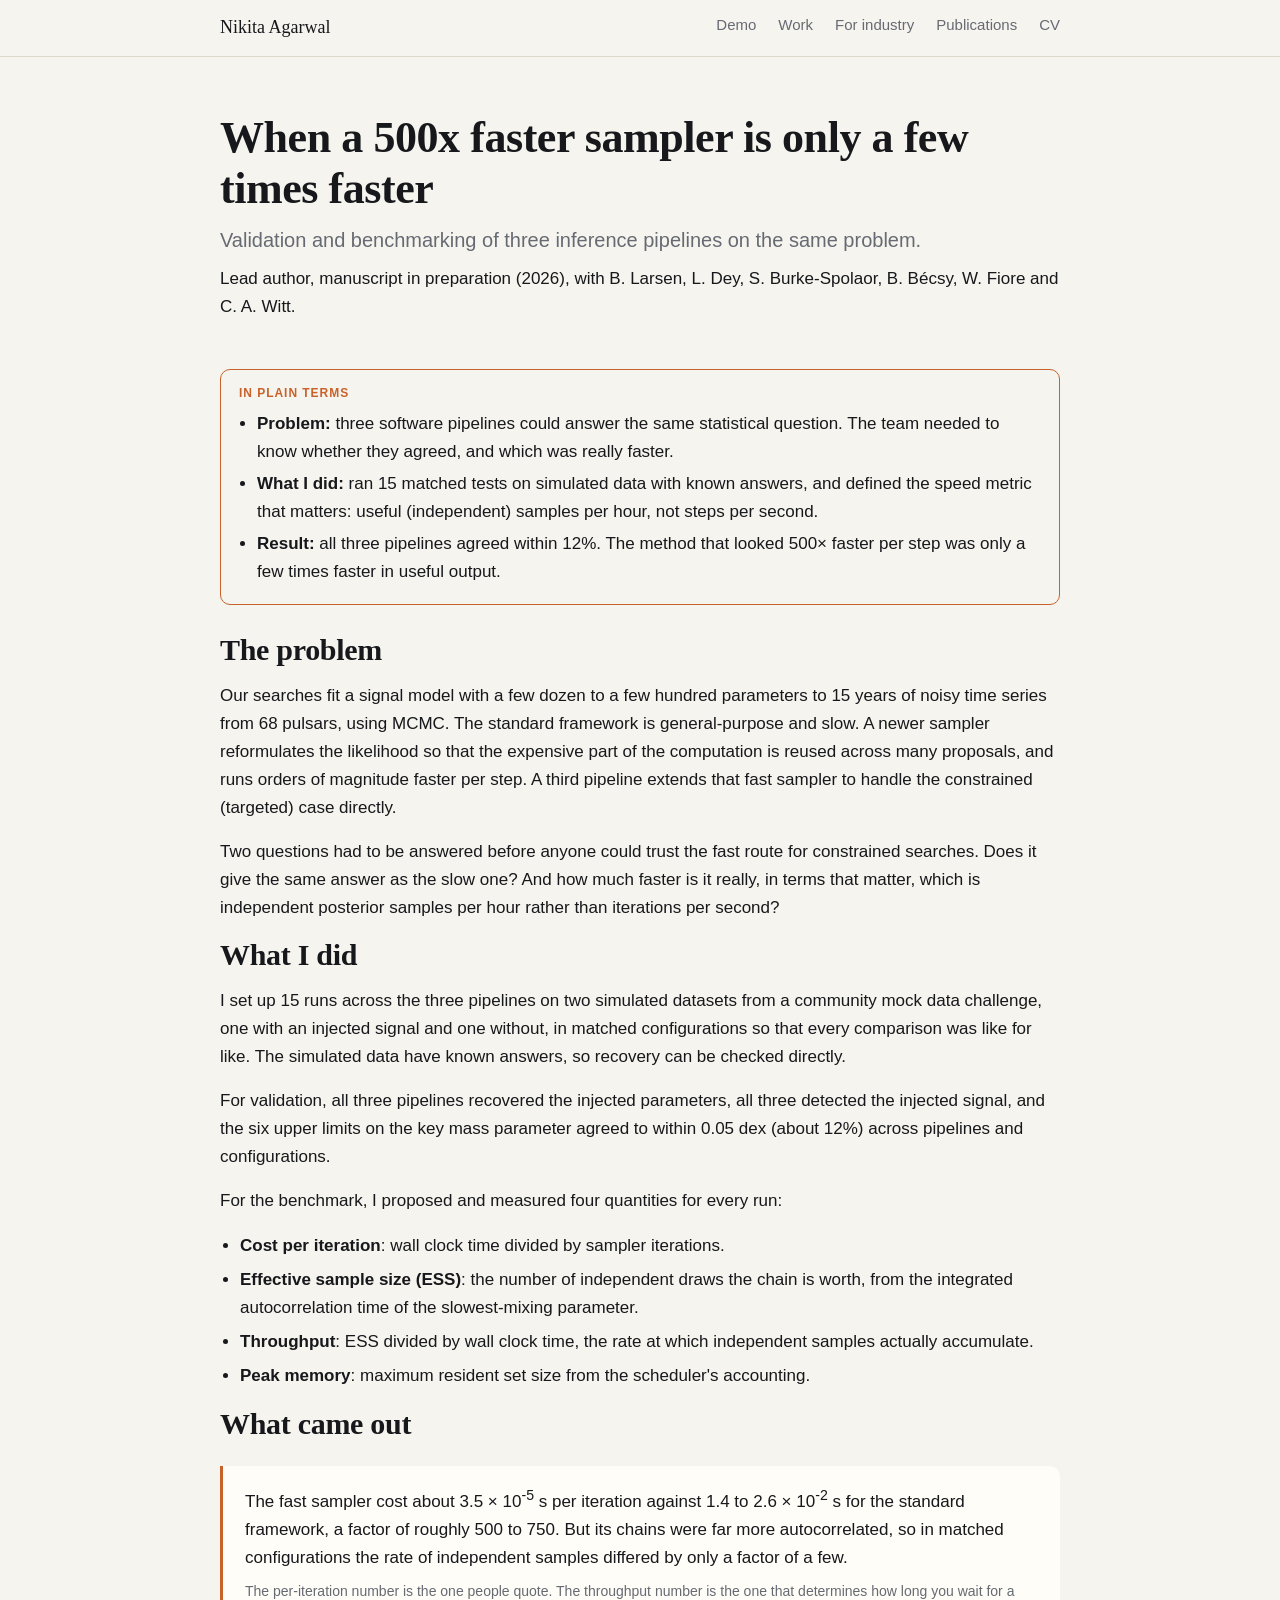
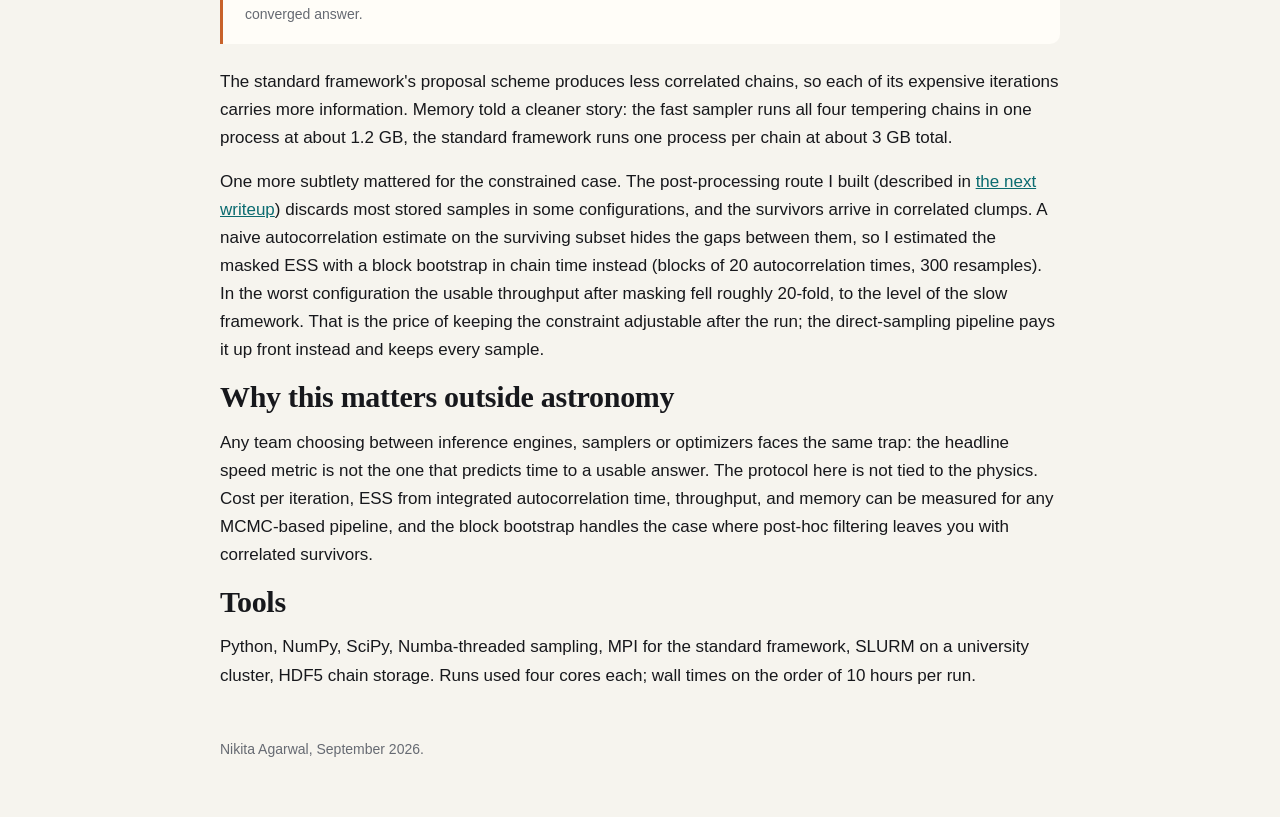
<file: work/benchmarking.html>
<!doctype html>
<html lang="en">
<head>
<meta charset="utf-8">
<meta name="viewport" content="width=device-width, initial-scale=1">
<title>Benchmarking inference pipelines</title>
<meta name="description" content="Why a 500x cheaper sampler iteration delivered only a few times more independent samples, and the benchmark protocol that showed it.">
<link rel="stylesheet" href="../style.css">
</head>
<body>
<div class="nav"><div class="wrap">
  <a class="brand" href="../index.html">Nikita Agarwal</a>
  <ul>
    <li><a href="../index.html#demo">Demo</a></li>
    <li><a href="../index.html#work">Work</a></li>
    <li><a href="../industry.html">For industry</a></li>
    <li><a href="../publications.html">Publications</a></li>
    <li><a href="../cv.html">CV</a></li>
  </ul>
</div></div>
<div class="article"><div class="wrap">
  <h1>When a 500x faster sampler is only a few times faster</h1>
  <p class="lede">Validation and benchmarking of three inference pipelines on the same problem.</p>
  <p class="meta">Lead author, manuscript in preparation (2026), with B. Larsen, L. Dey, S. Burke-Spolaor, B. Bécsy, W. Fiore and C. A. Witt.</p>
</div></div>

<main class="wrap">
  <div class="tldr"><div class="tldr-h">In plain terms</div><ul><li><strong>Problem:</strong> three software pipelines could answer the same statistical question. The team needed to know whether they agreed, and which was really faster.</li><li><strong>What I did:</strong> ran 15 matched tests on simulated data with known answers, and defined the speed metric that matters: useful (independent) samples per hour, not steps per second.</li><li><strong>Result:</strong> all three pipelines agreed within 12%. The method that looked 500&times; faster per step was only a few times faster in useful output.</li></ul></div>

  <h2>The problem</h2>
  <p>Our searches fit a signal model with a few dozen to a few hundred parameters to 15 years of noisy time series from 68 pulsars, using MCMC. The standard framework is general-purpose and slow. A newer sampler reformulates the likelihood so that the expensive part of the computation is reused across many proposals, and runs orders of magnitude faster per step. A third pipeline extends that fast sampler to handle the constrained (targeted) case directly.</p>
  <p>Two questions had to be answered before anyone could trust the fast route for constrained searches. Does it give the same answer as the slow one? And how much faster is it really, in terms that matter, which is independent posterior samples per hour rather than iterations per second?</p>

  <h2>What I did</h2>
  <p>I set up 15 runs across the three pipelines on two simulated datasets from a community mock data challenge, one with an injected signal and one without, in matched configurations so that every comparison was like for like. The simulated data have known answers, so recovery can be checked directly.</p>
  <p>For validation, all three pipelines recovered the injected parameters, all three detected the injected signal, and the six upper limits on the key mass parameter agreed to within 0.05 dex (about 12%) across pipelines and configurations.</p>
  <p>For the benchmark, I proposed and measured four quantities for every run:</p>
  <ul>
    <li><strong>Cost per iteration</strong>: wall clock time divided by sampler iterations.</li>
    <li><strong>Effective sample size (ESS)</strong>: the number of independent draws the chain is worth, from the integrated autocorrelation time of the slowest-mixing parameter.</li>
    <li><strong>Throughput</strong>: ESS divided by wall clock time, the rate at which independent samples actually accumulate.</li>
    <li><strong>Peak memory</strong>: maximum resident set size from the scheduler's accounting.</li>
  </ul>

  <h2>What came out</h2>
  <figure>
    <p>The fast sampler cost about 3.5 × 10<sup>-5</sup> s per iteration against 1.4 to 2.6 × 10<sup>-2</sup> s for the standard framework, a factor of roughly 500 to 750. But its chains were far more autocorrelated, so in matched configurations the rate of independent samples differed by only a factor of a few.</p>
    <figcaption>The per-iteration number is the one people quote. The throughput number is the one that determines how long you wait for a converged answer.</figcaption>
  </figure>
  <p>The standard framework's proposal scheme produces less correlated chains, so each of its expensive iterations carries more information. Memory told a cleaner story: the fast sampler runs all four tempering chains in one process at about 1.2 GB, the standard framework runs one process per chain at about 3 GB total.</p>
  <p>One more subtlety mattered for the constrained case. The post-processing route I built (described in <a href="constraints.html">the next writeup</a>) discards most stored samples in some configurations, and the survivors arrive in correlated clumps. A naive autocorrelation estimate on the surviving subset hides the gaps between them, so I estimated the masked ESS with a block bootstrap in chain time instead (blocks of 20 autocorrelation times, 300 resamples). In the worst configuration the usable throughput after masking fell roughly 20-fold, to the level of the slow framework. That is the price of keeping the constraint adjustable after the run; the direct-sampling pipeline pays it up front instead and keeps every sample.</p>

  <h2>Why this matters outside astronomy</h2>
  <p>Any team choosing between inference engines, samplers or optimizers faces the same trap: the headline speed metric is not the one that predicts time to a usable answer. The protocol here is not tied to the physics. Cost per iteration, ESS from integrated autocorrelation time, throughput, and memory can be measured for any MCMC-based pipeline, and the block bootstrap handles the case where post-hoc filtering leaves you with correlated survivors.</p>

  <h2>Tools</h2>
  <p>Python, NumPy, SciPy, Numba-threaded sampling, MPI for the standard framework, SLURM on a university cluster, HDF5 chain storage. Runs used four cores each; wall times on the order of 10 hours per run.</p>
</main>

<footer><div class="wrap"><span>Nikita Agarwal, September 2026.</span></div></footer>
<script src="../script.js"></script>
</body>
</html>
</file>
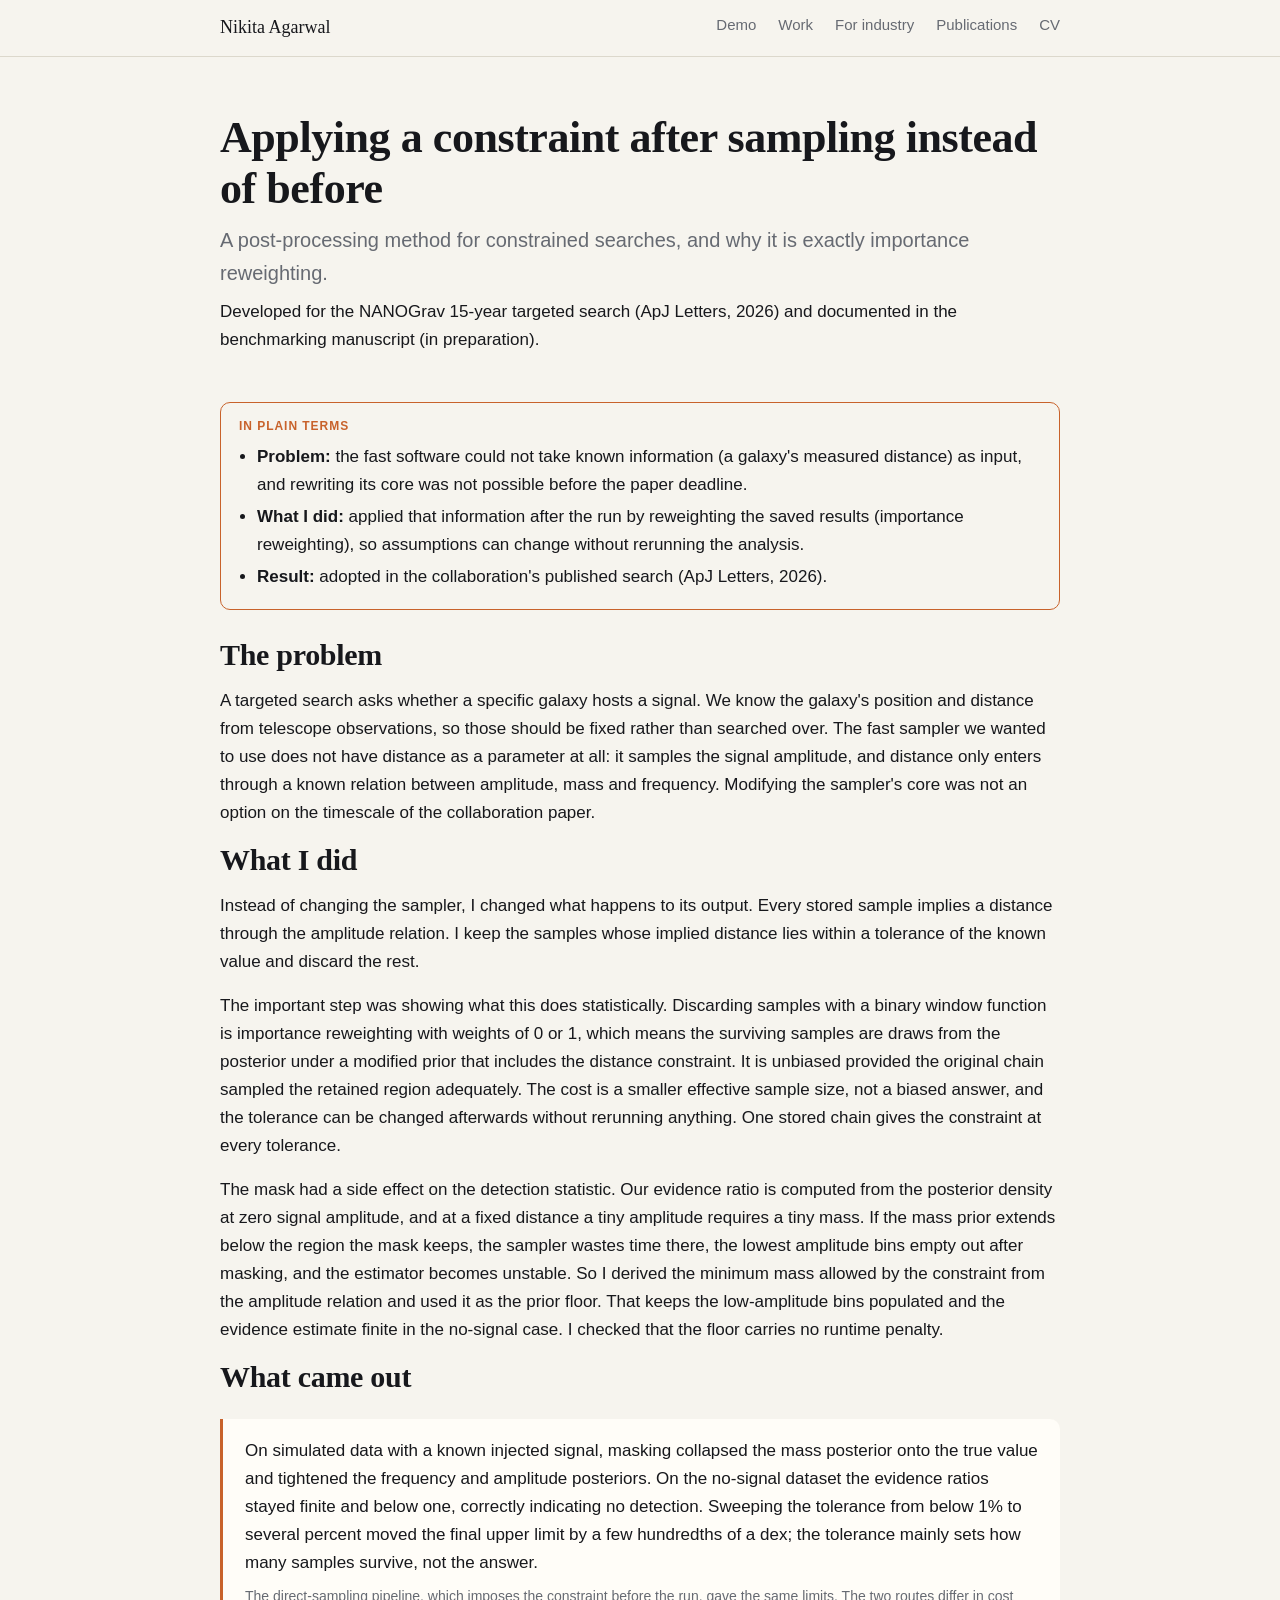
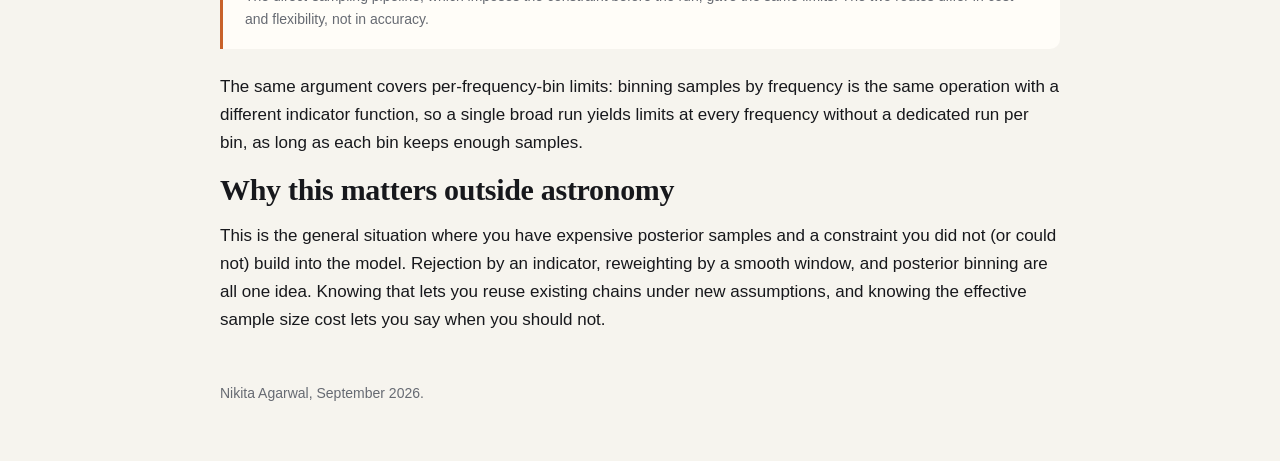
<file: work/constraints.html>
<!doctype html>
<html lang="en">
<head>
<meta charset="utf-8">
<meta name="viewport" content="width=device-width, initial-scale=1">
<title>Constraints after sampling</title>
<meta name="description" content="Applying a hard constraint to stored MCMC samples after the run, shown to be importance reweighting, with the prior correction that keeps the estimator stable.">
<link rel="stylesheet" href="../style.css">
</head>
<body>
<div class="nav"><div class="wrap">
  <a class="brand" href="../index.html">Nikita Agarwal</a>
  <ul>
    <li><a href="../index.html#demo">Demo</a></li>
    <li><a href="../index.html#work">Work</a></li>
    <li><a href="../industry.html">For industry</a></li>
    <li><a href="../publications.html">Publications</a></li>
    <li><a href="../cv.html">CV</a></li>
  </ul>
</div></div>
<div class="article"><div class="wrap">
  <h1>Applying a constraint after sampling instead of before</h1>
  <p class="lede">A post-processing method for constrained searches, and why it is exactly importance reweighting.</p>
  <p class="meta">Developed for the NANOGrav 15-year targeted search (ApJ Letters, 2026) and documented in the benchmarking manuscript (in preparation).</p>
</div></div>

<main class="wrap">
  <div class="tldr"><div class="tldr-h">In plain terms</div><ul><li><strong>Problem:</strong> the fast software could not take known information (a galaxy's measured distance) as input, and rewriting its core was not possible before the paper deadline.</li><li><strong>What I did:</strong> applied that information after the run by reweighting the saved results (importance reweighting), so assumptions can change without rerunning the analysis.</li><li><strong>Result:</strong> adopted in the collaboration's published search (ApJ Letters, 2026).</li></ul></div>

  <h2>The problem</h2>
  <p>A targeted search asks whether a specific galaxy hosts a signal. We know the galaxy's position and distance from telescope observations, so those should be fixed rather than searched over. The fast sampler we wanted to use does not have distance as a parameter at all: it samples the signal amplitude, and distance only enters through a known relation between amplitude, mass and frequency. Modifying the sampler's core was not an option on the timescale of the collaboration paper.</p>

  <h2>What I did</h2>
  <p>Instead of changing the sampler, I changed what happens to its output. Every stored sample implies a distance through the amplitude relation. I keep the samples whose implied distance lies within a tolerance of the known value and discard the rest.</p>
  <p>The important step was showing what this does statistically. Discarding samples with a binary window function is importance reweighting with weights of 0 or 1, which means the surviving samples are draws from the posterior under a modified prior that includes the distance constraint. It is unbiased provided the original chain sampled the retained region adequately. The cost is a smaller effective sample size, not a biased answer, and the tolerance can be changed afterwards without rerunning anything. One stored chain gives the constraint at every tolerance.</p>
  <p>The mask had a side effect on the detection statistic. Our evidence ratio is computed from the posterior density at zero signal amplitude, and at a fixed distance a tiny amplitude requires a tiny mass. If the mass prior extends below the region the mask keeps, the sampler wastes time there, the lowest amplitude bins empty out after masking, and the estimator becomes unstable. So I derived the minimum mass allowed by the constraint from the amplitude relation and used it as the prior floor. That keeps the low-amplitude bins populated and the evidence estimate finite in the no-signal case. I checked that the floor carries no runtime penalty.</p>

  <h2>What came out</h2>
  <figure>
    <p>On simulated data with a known injected signal, masking collapsed the mass posterior onto the true value and tightened the frequency and amplitude posteriors. On the no-signal dataset the evidence ratios stayed finite and below one, correctly indicating no detection. Sweeping the tolerance from below 1% to several percent moved the final upper limit by a few hundredths of a dex; the tolerance mainly sets how many samples survive, not the answer.</p>
    <figcaption>The direct-sampling pipeline, which imposes the constraint before the run, gave the same limits. The two routes differ in cost and flexibility, not in accuracy.</figcaption>
  </figure>
  <p>The same argument covers per-frequency-bin limits: binning samples by frequency is the same operation with a different indicator function, so a single broad run yields limits at every frequency without a dedicated run per bin, as long as each bin keeps enough samples.</p>

  <h2>Why this matters outside astronomy</h2>
  <p>This is the general situation where you have expensive posterior samples and a constraint you did not (or could not) build into the model. Rejection by an indicator, reweighting by a smooth window, and posterior binning are all one idea. Knowing that lets you reuse existing chains under new assumptions, and knowing the effective sample size cost lets you say when you should not.</p>
</main>

<footer><div class="wrap"><span>Nikita Agarwal, September 2026.</span></div></footer>
<script src="../script.js"></script>
</body>
</html>
</file>
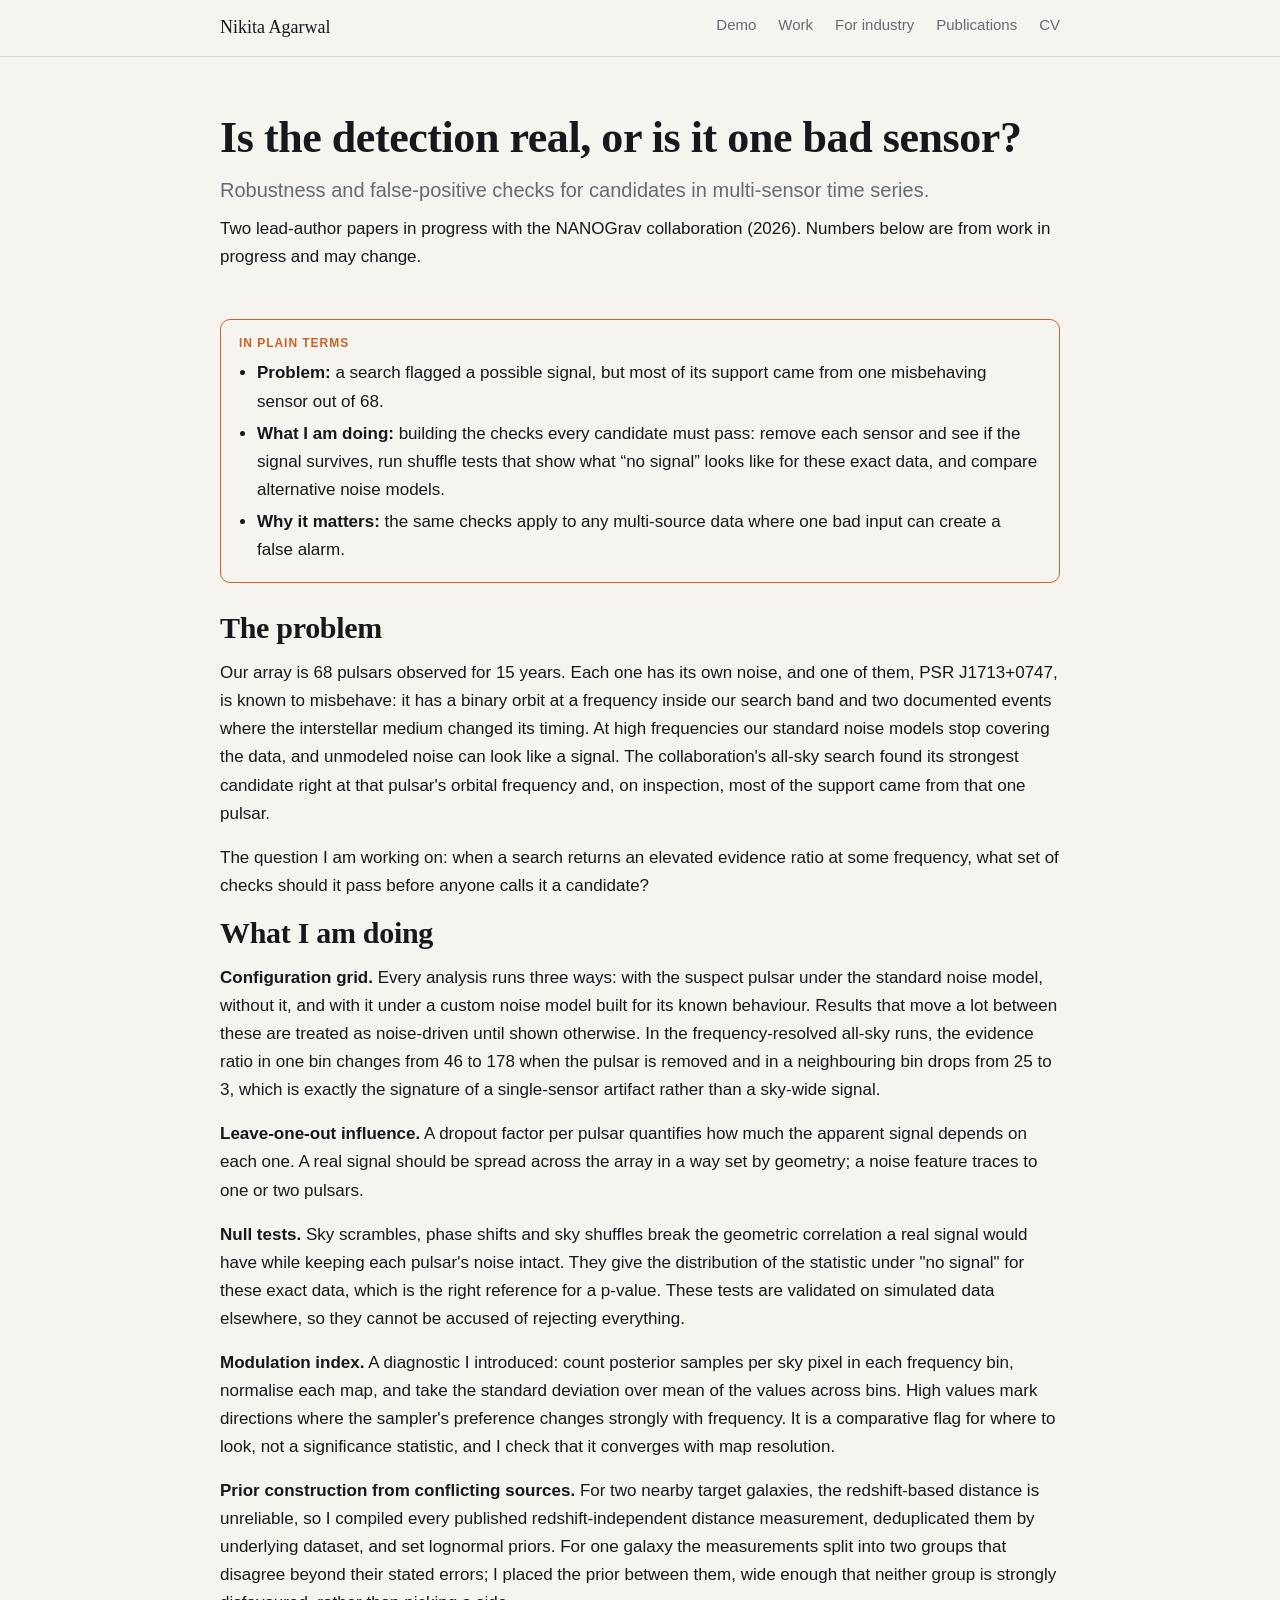
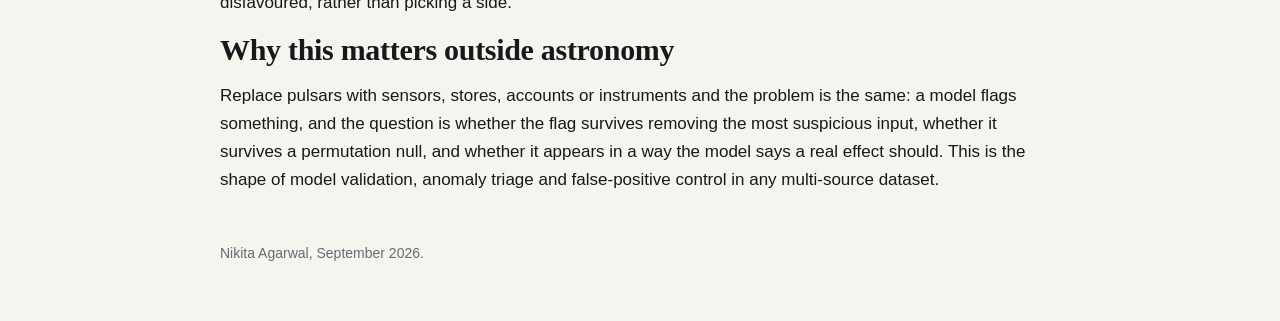
<file: work/vetting.html>
<!doctype html>
<html lang="en">
<head>
<meta charset="utf-8">
<meta name="viewport" content="width=device-width, initial-scale=1">
<title>Vetting detections</title>
<meta name="description" content="Robustness checks for candidate detections in multi-sensor time series: leave-one-out influence, null tests, and a diagnostic for frequency-dependent posterior support.">
<link rel="stylesheet" href="../style.css">
</head>
<body>
<div class="nav"><div class="wrap">
  <a class="brand" href="../index.html">Nikita Agarwal</a>
  <ul>
    <li><a href="../index.html#demo">Demo</a></li>
    <li><a href="../index.html#work">Work</a></li>
    <li><a href="../industry.html">For industry</a></li>
    <li><a href="../publications.html">Publications</a></li>
    <li><a href="../cv.html">CV</a></li>
  </ul>
</div></div>
<div class="article"><div class="wrap">
  <h1>Is the detection real, or is it one bad sensor?</h1>
  <p class="lede">Robustness and false-positive checks for candidates in multi-sensor time series.</p>
  <p class="meta">Two lead-author papers in progress with the NANOGrav collaboration (2026). Numbers below are from work in progress and may change.</p>
</div></div>

<main class="wrap">
  <div class="tldr"><div class="tldr-h">In plain terms</div><ul><li><strong>Problem:</strong> a search flagged a possible signal, but most of its support came from one misbehaving sensor out of 68.</li><li><strong>What I am doing:</strong> building the checks every candidate must pass: remove each sensor and see if the signal survives, run shuffle tests that show what &ldquo;no signal&rdquo; looks like for these exact data, and compare alternative noise models.</li><li><strong>Why it matters:</strong> the same checks apply to any multi-source data where one bad input can create a false alarm.</li></ul></div>

  <h2>The problem</h2>
  <p>Our array is 68 pulsars observed for 15 years. Each one has its own noise, and one of them, PSR J1713+0747, is known to misbehave: it has a binary orbit at a frequency inside our search band and two documented events where the interstellar medium changed its timing. At high frequencies our standard noise models stop covering the data, and unmodeled noise can look like a signal. The collaboration's all-sky search found its strongest candidate right at that pulsar's orbital frequency and, on inspection, most of the support came from that one pulsar.</p>
  <p>The question I am working on: when a search returns an elevated evidence ratio at some frequency, what set of checks should it pass before anyone calls it a candidate?</p>

  <h2>What I am doing</h2>
  <p><strong>Configuration grid.</strong> Every analysis runs three ways: with the suspect pulsar under the standard noise model, without it, and with it under a custom noise model built for its known behaviour. Results that move a lot between these are treated as noise-driven until shown otherwise. In the frequency-resolved all-sky runs, the evidence ratio in one bin changes from 46 to 178 when the pulsar is removed and in a neighbouring bin drops from 25 to 3, which is exactly the signature of a single-sensor artifact rather than a sky-wide signal.</p>
  <p><strong>Leave-one-out influence.</strong> A dropout factor per pulsar quantifies how much the apparent signal depends on each one. A real signal should be spread across the array in a way set by geometry; a noise feature traces to one or two pulsars.</p>
  <p><strong>Null tests.</strong> Sky scrambles, phase shifts and sky shuffles break the geometric correlation a real signal would have while keeping each pulsar's noise intact. They give the distribution of the statistic under "no signal" for these exact data, which is the right reference for a p-value. These tests are validated on simulated data elsewhere, so they cannot be accused of rejecting everything.</p>
  <p><strong>Modulation index.</strong> A diagnostic I introduced: count posterior samples per sky pixel in each frequency bin, normalise each map, and take the standard deviation over mean of the values across bins. High values mark directions where the sampler's preference changes strongly with frequency. It is a comparative flag for where to look, not a significance statistic, and I check that it converges with map resolution.</p>
  <p><strong>Prior construction from conflicting sources.</strong> For two nearby target galaxies, the redshift-based distance is unreliable, so I compiled every published redshift-independent distance measurement, deduplicated them by underlying dataset, and set lognormal priors. For one galaxy the measurements split into two groups that disagree beyond their stated errors; I placed the prior between them, wide enough that neither group is strongly disfavoured, rather than picking a side.</p>

  <h2>Why this matters outside astronomy</h2>
  <p>Replace pulsars with sensors, stores, accounts or instruments and the problem is the same: a model flags something, and the question is whether the flag survives removing the most suspicious input, whether it survives a permutation null, and whether it appears in a way the model says a real effect should. This is the shape of model validation, anomaly triage and false-positive control in any multi-source dataset.</p>
</main>

<footer><div class="wrap"><span>Nikita Agarwal, September 2026.</span></div></footer>
<script src="../script.js"></script>
</body>
</html>
</file>
<file: style.css>
:root {
  --bg: #f6f4ee;
  --bg2: #ecE9df;
  --fg: #17181c;
  --muted: #666a72;
  --accent: #0b6b70;
  --accent2: #c8622b;
  --line: #dcd8cc;
  --card: #fffdf8;
  --maxw: 880px;
  --serif: Georgia, "Times New Roman", serif;
  --sans: -apple-system, BlinkMacSystemFont, "Segoe UI", Roboto, Helvetica, Arial, sans-serif;
}
@media (prefers-color-scheme: dark) {
  :root {
    --bg: #101216; --bg2: #171a20; --fg: #ebe9e2; --muted: #9a9ea8;
    --accent: #5fd0d3; --accent2: #f0925f; --line: #262a33; --card: #171a20;
  }
}
* { box-sizing: border-box; }
html { scroll-behavior: smooth; -webkit-text-size-adjust: 100%; }
body { margin: 0; background: var(--bg); color: var(--fg); font: 17px/1.65 var(--sans); }
a { color: var(--accent); }
h1, h2, h3 { font-family: var(--serif); font-weight: 600; line-height: 1.15; letter-spacing: -0.01em; margin: 0; }
h2 { font-size: 30px; margin-bottom: 14px; }
h3 { font-size: 21px; }
p { margin: 0 0 16px; }
.wrap { max-width: var(--maxw); margin: 0 auto; padding: 0 20px; }
.muted { color: var(--muted); }
.small { font-size: 15px; }

/* nav */
.nav { position: sticky; top: 0; z-index: 10; background: color-mix(in srgb, var(--bg) 88%, transparent); backdrop-filter: blur(8px); border-bottom: 1px solid var(--line); }
.nav .wrap { display: flex; align-items: center; height: 56px; }
.nav .wrap ul { margin-left: auto; }
.nav .brand { font-family: var(--serif); font-size: 18px; color: var(--fg); text-decoration: none; }
.nav ul { list-style: none; margin: 0; padding: 0; display: flex; gap: 22px; }
.nav a { color: var(--muted); text-decoration: none; font-size: 15px; }
.nav a:hover, .nav a[aria-current="page"] { color: var(--accent); }

/* hero: deep-sky panel, always dark */
.hero { position: relative; overflow: hidden; background: radial-gradient(120% 90% at 70% 10%, #16294a 0%, #0a1220 55%, #060b15 100%); color: #f1f3f7; }
.hero canvas { position: absolute; inset: 0; width: 100%; height: 100%; }
.hero::after { content: ""; position: absolute; left: 0; right: 0; bottom: 0; height: 90px; background: linear-gradient(to bottom, transparent, var(--bg)); pointer-events: none; }
.hero .tag { color: #b6bfd0; }
.hero .btn { border-color: #9fd9dc; color: #dff7f8; }
.hero .btn.primary { background: #5fd0d3; border-color: #5fd0d3; color: #06222a; }
.hero .btn:hover { background: #5fd0d3; color: #06222a; }
.hero .eyebrow { font-size: 13px; letter-spacing: .14em; text-transform: uppercase; color: #8fc7cb; margin-bottom: 14px; }
.hero .wrap { position: relative; display: grid; grid-template-columns: 1fr; gap: 28px; padding: 64px 20px 56px; align-items: center; }
@media (min-width: 720px) { .hero .wrap { grid-template-columns: 1.4fr 1fr; padding: 110px 20px 120px; min-height: 520px; } }
.hero h1 { font-size: clamp(38px, 6vw, 60px); margin-bottom: 14px; }
.hero .tag { font-size: 20px; margin-bottom: 24px; max-width: 34ch; }
.hero .cta { display: flex; flex-wrap: wrap; gap: 12px; }
.btn { display: inline-block; padding: 10px 18px; border-radius: 999px; text-decoration: none; font-size: 15px; border: 1px solid var(--accent); color: var(--accent); background: transparent; transition: background .15s, color .15s; cursor: pointer; font-family: var(--sans); }
.btn.primary { background: var(--accent); color: #fff; }
.btn:hover { background: var(--accent); color: #fff; }
.portrait { justify-self: center; width: min(260px, 70vw); aspect-ratio: 1; border-radius: 50%; object-fit: cover; object-position: 50% 20%; border: 3px solid rgba(255,255,255,.85); box-shadow: 0 0 0 10px rgba(95,208,211,.18), 0 30px 60px rgba(0,0,0,.45); }
.portrait[hidden] { display: none; }

/* sections */
section { padding: 64px 0; border-bottom: 1px solid var(--line); }
section.alt { background: var(--bg2); }
body.js .reveal { opacity: 0; transform: translateY(14px); transition: opacity .6s ease, transform .6s ease; }
body.js .reveal.in { opacity: 1; transform: none; }
.lead { font-size: 19px; max-width: 62ch; }

/* demo */
.demo { display: grid; grid-template-columns: 1fr; gap: 20px; margin-top: 20px; }
@media (min-width: 760px) { .demo { grid-template-columns: 1fr 260px; } }
.demo .panel { background: var(--card); border: 1px solid var(--line); border-radius: 14px; padding: 16px; }
.demo canvas { width: 100%; height: 260px; display: block; border-radius: 8px; background: var(--bg2); }
.demo label { display: block; font-size: 14px; color: var(--muted); margin: 14px 0 6px; }
.demo input[type=range] { width: 100%; accent-color: var(--accent); }
.demo .stat { font-family: var(--serif); font-size: 34px; line-height: 1; margin-top: 6px; }
.demo .stat small { font-family: var(--sans); font-size: 13px; color: var(--muted); display: block; margin-top: 6px; }
.seg { display: flex; border: 1px solid var(--line); border-radius: 999px; overflow: hidden; margin-top: 8px; }
.seg button { flex: 1; border: 0; background: transparent; padding: 8px 6px; font: 14px var(--sans); color: var(--muted); cursor: pointer; }
.seg button.on { background: var(--accent); color: #fff; }

/* work cards */
.grid { display: grid; grid-template-columns: 1fr; gap: 18px; margin-top: 24px; }
@media (min-width: 720px) { .grid { grid-template-columns: 1fr 1fr; } }
.card { position: relative; display: block; background: var(--card); border: 1px solid var(--line); border-radius: 14px; padding: 22px 22px 20px; text-decoration: none; color: inherit; transition: transform .18s, box-shadow .18s, border-color .18s; }
.card:hover { transform: translateY(-3px); box-shadow: 0 14px 34px rgba(0,0,0,.10); border-color: var(--accent); }
.card .kicker { font-size: 12px; letter-spacing: .08em; text-transform: uppercase; color: var(--accent2); margin-bottom: 10px; }
.card h3 { margin-bottom: 8px; }
.card p { margin: 0; color: var(--muted); font-size: 15.5px; }
.card .num { position: absolute; top: 14px; right: 18px; font-family: var(--serif); font-size: 44px; color: var(--line); line-height: 1; }

/* facts strip */
.facts { display: grid; grid-template-columns: repeat(2, 1fr); gap: 16px; margin-top: 24px; }
@media (min-width: 720px) { .facts { grid-template-columns: repeat(4, 1fr); } }
.fact { border-left: 3px solid var(--accent); padding-left: 14px; }
.fact b { display: block; font-family: var(--serif); font-size: 30px; font-weight: 600; }
.fact span { font-size: 14px; color: var(--muted); }

/* toolbox */
.chips { display: flex; flex-wrap: wrap; gap: 8px; margin-top: 12px; }
.chip { font-size: 14px; padding: 5px 12px; border-radius: 999px; background: var(--card); border: 1px solid var(--line); }

/* publications */
.pubs ol { padding-left: 1.4em; }
.pubs li { margin-bottom: 14px; }
.pubs h3 { margin: 30px 0 10px; }
.pubs .role { display: block; color: var(--muted); font-size: 15px; }

/* article pages */
.article { padding: 56px 0 24px; }
.article h1 { font-size: clamp(30px, 5vw, 44px); margin-bottom: 10px; }
.article .lede { font-size: 20px; color: var(--muted); margin-bottom: 8px; }
.article main { padding-bottom: 40px; }
.article main h2 { font-size: 26px; margin: 40px 0 12px; }
figure { margin: 24px 0; padding: 18px 22px; border-left: 3px solid var(--accent2); background: var(--card); border-radius: 0 10px 10px 0; }
figure p { margin: 0; }
figcaption { color: var(--muted); font-size: 14px; margin-top: 8px; }
.kv { display: grid; grid-template-columns: 1fr; gap: 8px 24px; margin: 16px 0; }
@media (min-width: 560px) { .kv { grid-template-columns: max-content 1fr; } }
.kv dt { color: var(--muted); font-size: 15px; }
.kv dd { margin: 0; }
ul { padding-left: 20px; } li { margin-bottom: 6px; }

footer { padding: 32px 20px 56px; color: var(--muted); font-size: 14px; }
footer .wrap { display: flex; flex-wrap: wrap; gap: 10px 24px; justify-content: space-between; }
footer a { color: var(--muted); }
@media (prefers-reduced-motion: reduce) { .reveal { transition: none; opacity: 1; transform: none; } html { scroll-behavior: auto; } }

/* industry translation page */
.split { display: grid; grid-template-columns: 1fr; gap: 14px; margin-top: 22px; }
.row { display: grid; grid-template-columns: 1fr; gap: 6px 22px; background: var(--card); border: 1px solid var(--line); border-radius: 14px; padding: 16px 18px; cursor: pointer; transition: border-color .15s, transform .15s; }
@media (min-width: 720px) { .row { grid-template-columns: 1fr 1fr; } }
.row:hover { border-color: var(--accent); transform: translateY(-2px); }
.row .side { font-size: 12px; letter-spacing: .08em; text-transform: uppercase; color: var(--muted); }
.row .side.ind { color: var(--accent2); }
.row h3 { font-size: 18px; margin: 2px 0 0; }
.row .more { grid-column: 1 / -1; display: none; color: var(--muted); font-size: 15.5px; margin: 6px 0 0; padding-top: 10px; border-top: 1px dashed var(--line); }
.row.open .more { display: block; }
.row .hint { grid-column: 1 / -1; font-size: 12px; color: var(--muted); text-align: right; }
.row.open .hint { display: none; }
.roles { display: grid; grid-template-columns: 1fr; gap: 16px; margin-top: 20px; }
@media (min-width: 720px) { .roles { grid-template-columns: repeat(2, 1fr); } }
.role-card { background: var(--card); border: 1px solid var(--line); border-radius: 14px; padding: 18px 20px; }
.role-card h3 { font-size: 19px; margin-bottom: 6px; }
.role-card p { margin: 0; font-size: 15.5px; color: var(--muted); }
.callout { border-left: 3px solid var(--accent); padding: 4px 0 4px 16px; font-size: 18px; max-width: 62ch; }

.beta { font-size: 11px; letter-spacing: .08em; text-transform: uppercase; color: var(--accent2); border: 1px solid var(--accent2); border-radius: 999px; padding: 2px 8px; margin-left: 10px; vertical-align: middle; }

.tldr { border: 1px solid var(--accent2); border-radius: 10px; padding: 14px 18px; margin: 8px 0 28px; }
.tldr-h { font-size: 12px; letter-spacing: .08em; text-transform: uppercase; color: var(--accent2); margin-bottom: 6px; font-weight: 600; }
.tldr ul { margin: 0; padding-left: 18px; }
.tldr li { margin: 4px 0; }
</file>
